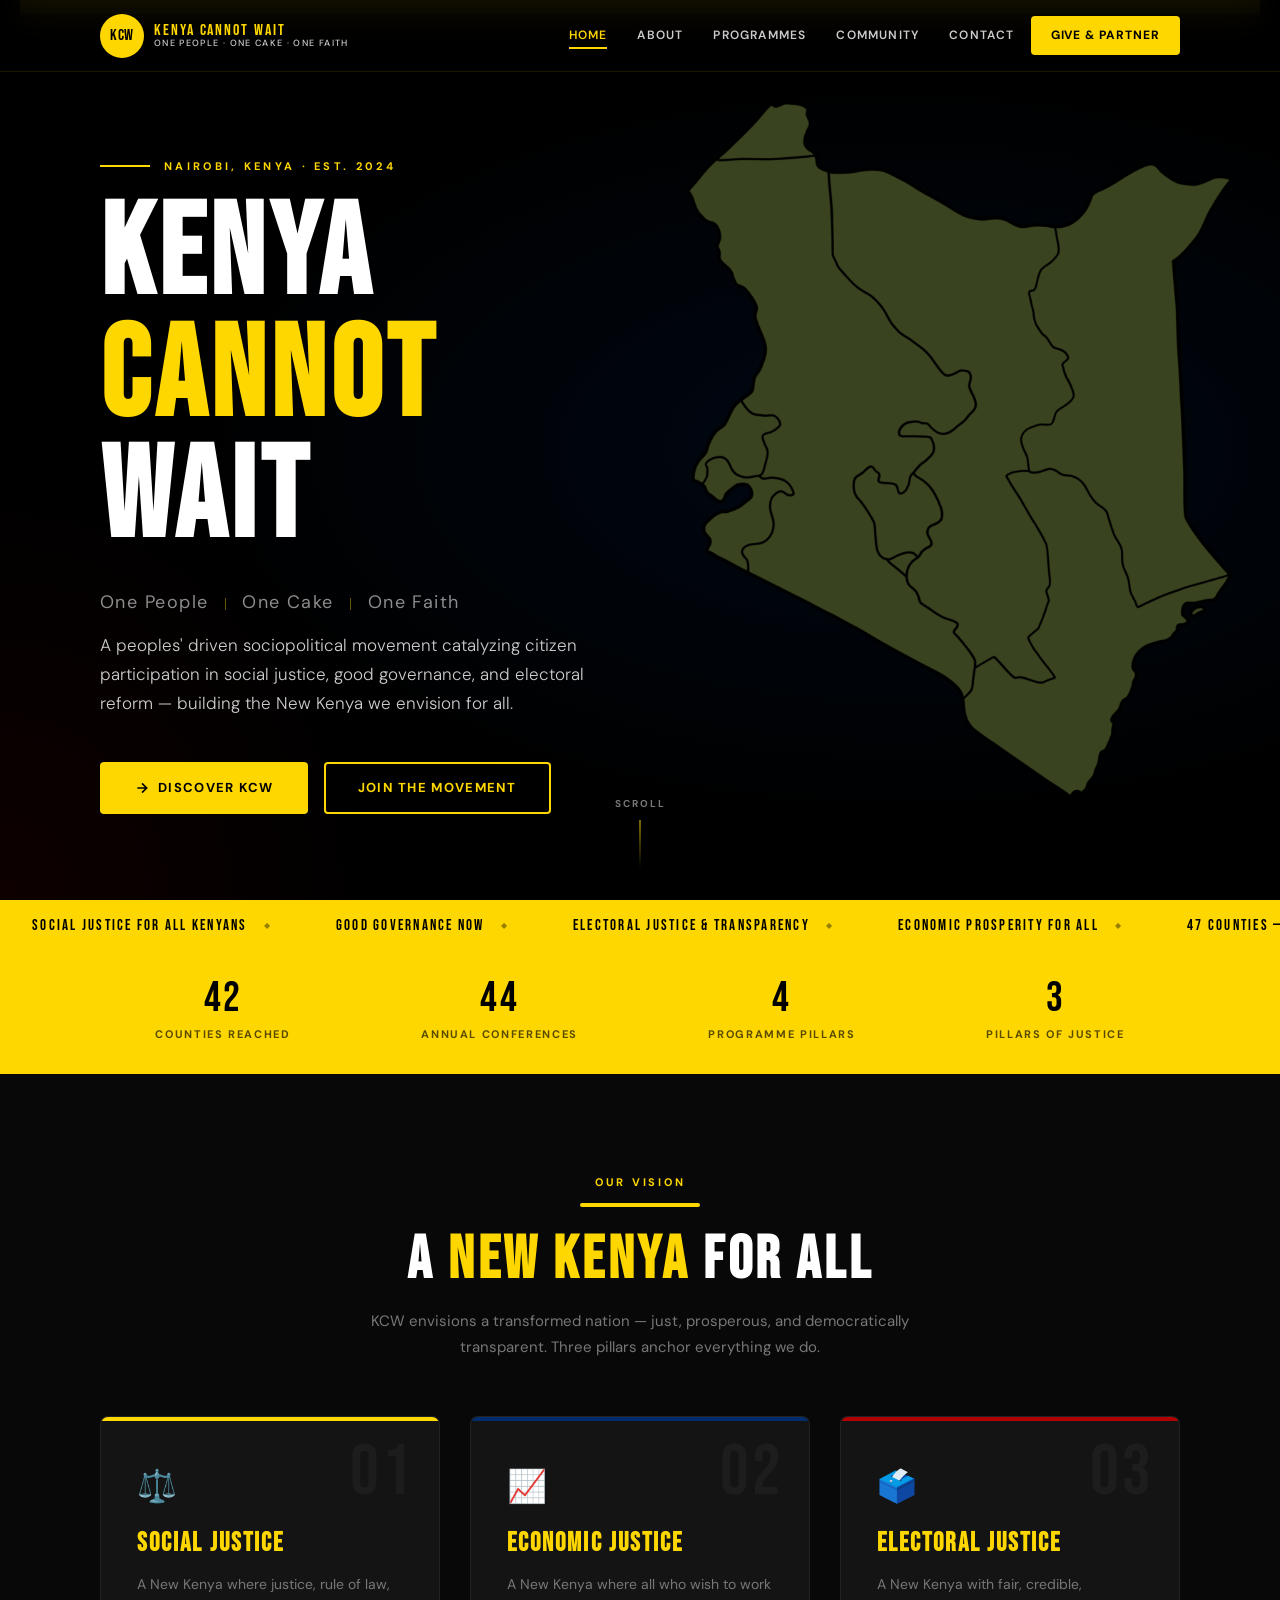
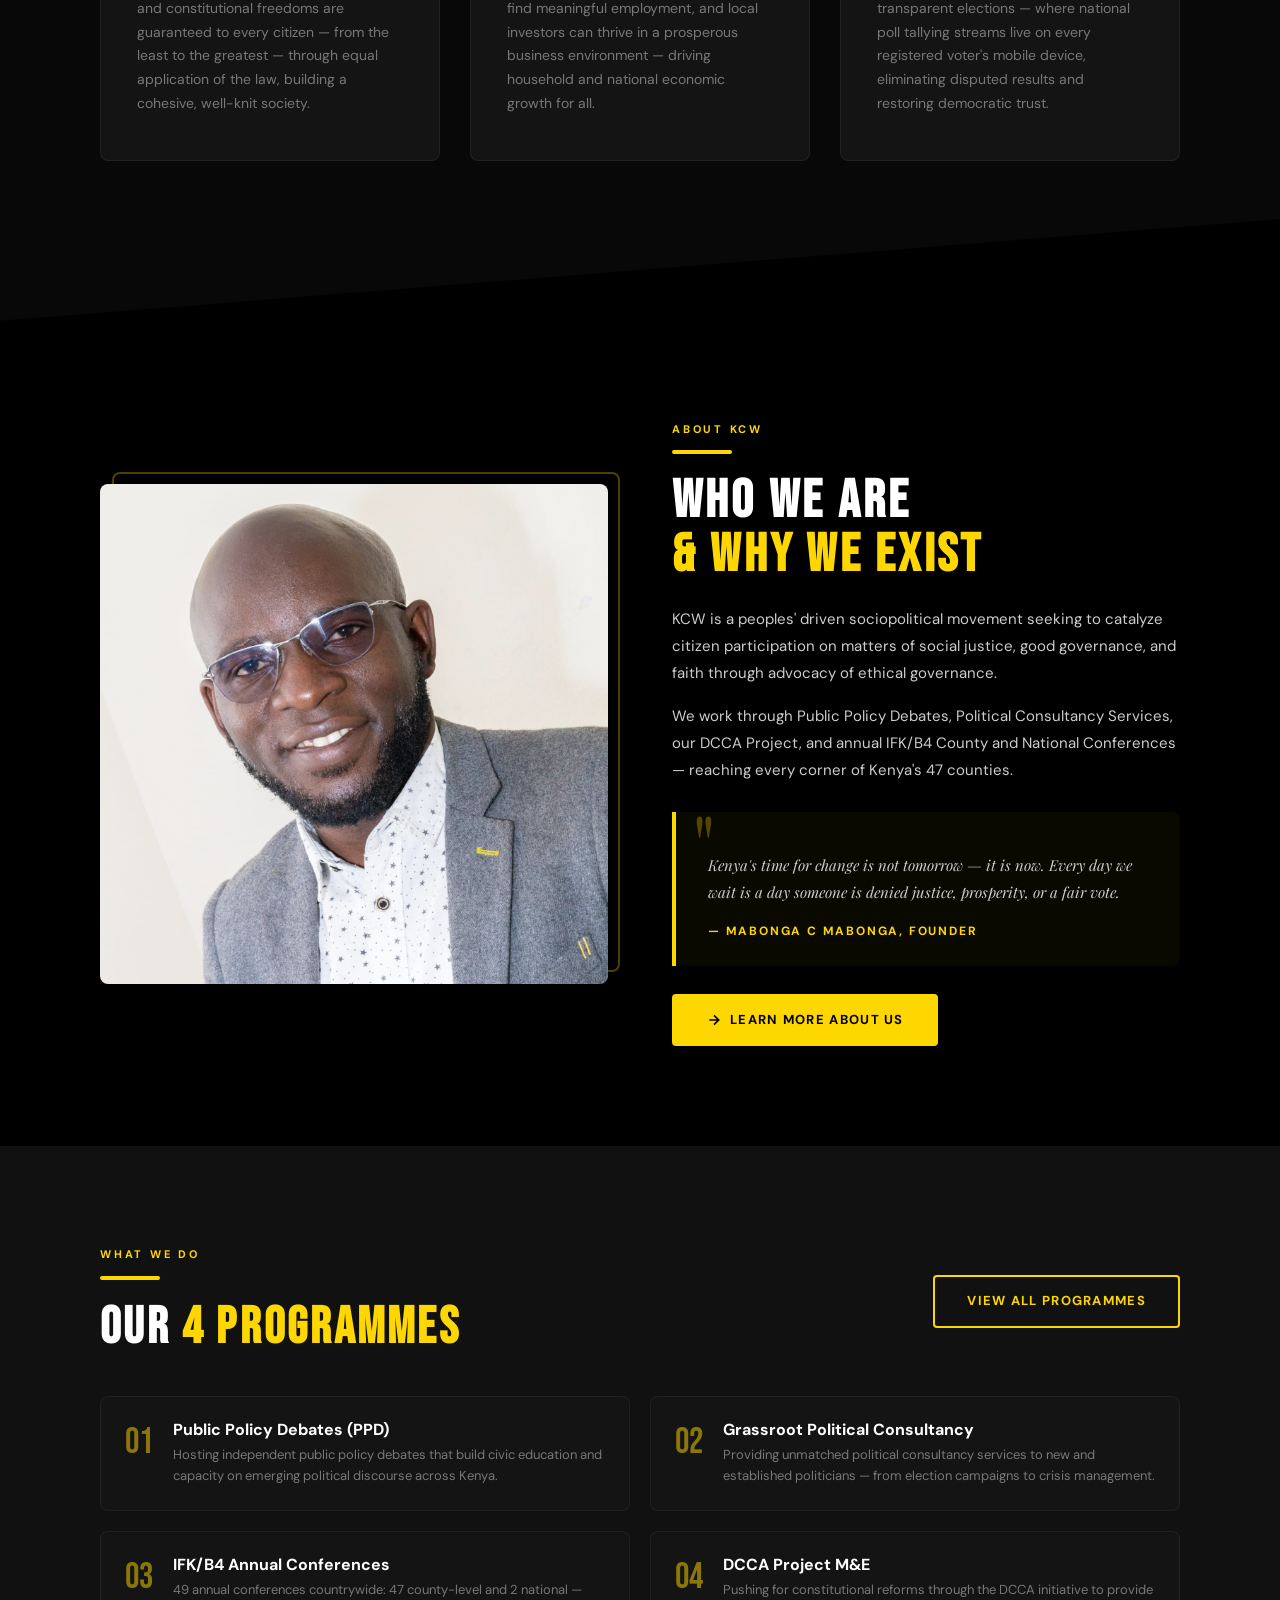
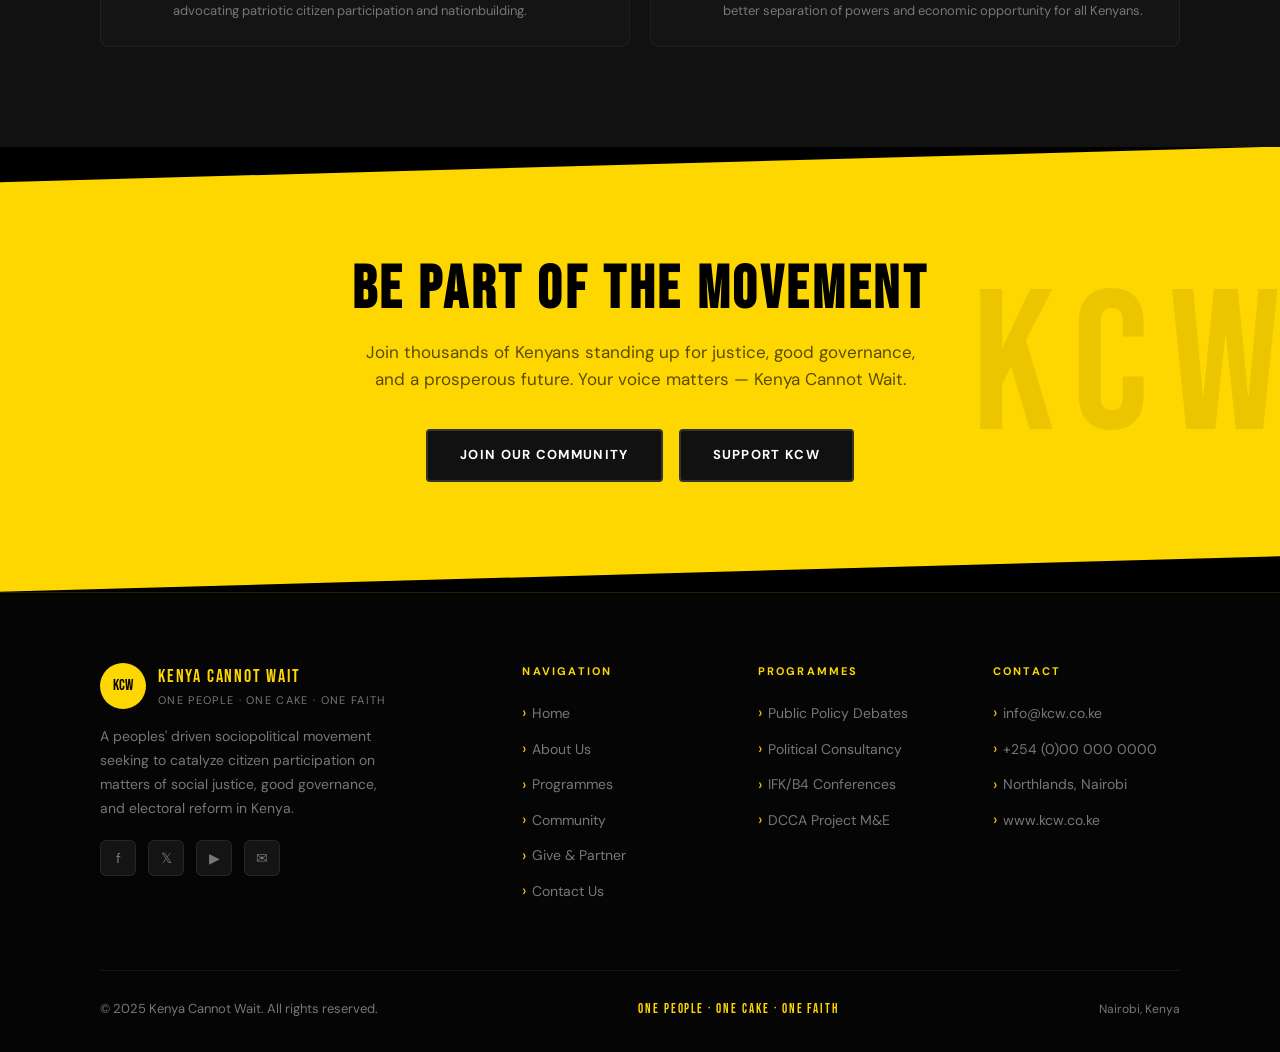
<file: index.html>
<!DOCTYPE html>
<html lang="en">

<head>
    <meta charset="UTF-8">
    <meta name="viewport" content="width=device-width, initial-scale=1.0">
    <meta name="description"
        content="Kenya Cannot Wait — A peoples' driven sociopolitical movement seeking social justice, good governance, and electoral reform for a prosperous Kenya.">
    <title>Kenya Cannot Wait | One People · One Cake · One Faith</title>
    <link rel="stylesheet" href="css/style.css">
    <style>
        /* ── HOME-PAGE SPECIFIC STYLES ── */

        /* HERO */
        .hero {
            min-height: 100vh;
            background: #000;
            display: flex;
            align-items: center;
            position: relative;
            overflow: hidden;
            padding-top: var(--nav-h);
        }

        .hero-bg {
            position: absolute;
            inset: 0;
            background:
                radial-gradient(ellipse 80% 60% at 70% 50%, rgba(0, 45, 110, 0.18) 0%, transparent 70%),
                radial-gradient(ellipse 50% 80% at 0% 100%, rgba(178, 0, 0, 0.08) 0%, transparent 60%);
        }

        /* Kenya map silhouette - CSS polygon approximation */
        .hero-map {
            position: absolute;
            right: 0;
            top: 0;
            bottom: 0;
            width: 50%;
            display: flex;
            align-items: center;
            justify-content: center;
            pointer-events: none;
        }

        .hero-map svg {
            width: 100%;
            height: 100%;
            opacity: 0.095;
        }

        .hero-content {
            position: relative;
            z-index: 2;
            padding: 80px 0;
        }

        .hero-eyebrow {
            display: flex;
            align-items: center;
            gap: 14px;
            margin-bottom: 20px;
        }

        .hero-eyebrow-line {
            width: 50px;
            height: 2px;
            background: var(--gold);
        }

        .hero-eyebrow span {
            font-size: 11px;
            font-weight: 700;
            letter-spacing: 0.3em;
            text-transform: uppercase;
            color: var(--gold);
        }

        .hero h1 {
            font-family: var(--font-display);
            font-size: clamp(56px, 10vw, 130px);
            letter-spacing: 0.04em;
            line-height: 0.95;
            margin-bottom: 28px;
        }

        .hero h1 em {
            display: block;
            font-style: normal;
            color: var(--gold);
        }

        .hero-tagline {
            font-size: clamp(14px, 2vw, 18px);
            color: rgba(255, 255, 255, 0.55);
            font-weight: 400;
            letter-spacing: 0.08em;
            margin-bottom: 14px;
            font-family: var(--font-body);
        }

        .hero-tag-divider {
            display: inline-block;
            width: 1px;
            height: 12px;
            background: rgba(255, 215, 0, 0.4);
            margin: 0 10px;
            vertical-align: middle;
        }

        .hero-desc {
            font-size: clamp(14px, 1.8vw, 17px);
            color: var(--silver);
            max-width: 520px;
            line-height: 1.7;
            margin-bottom: 44px;
            font-weight: 300;
        }

        .hero-scroll {
            position: absolute;
            bottom: 32px;
            left: 50%;
            transform: translateX(-50%);
            display: flex;
            flex-direction: column;
            align-items: center;
            gap: 8px;
            z-index: 2;
        }

        .hero-scroll span {
            font-size: 10px;
            font-weight: 700;
            letter-spacing: 0.2em;
            text-transform: uppercase;
            color: var(--grey);
        }

        .scroll-line {
            width: 1px;
            height: 48px;
            background: linear-gradient(to bottom, var(--gold), transparent);
            animation: scrollPulse 2s ease-in-out infinite;
        }

        @keyframes scrollPulse {

            0%,
            100% {
                opacity: 0.3;
                transform: scaleY(1);
            }

            50% {
                opacity: 1;
                transform: scaleY(1.2);
            }
        }

        /* ── VISION PILLARS ── */
        .pillar-card {
            padding: 44px 36px;
            background: var(--card);
            border: 1px solid rgba(255, 255, 255, 0.06);
            border-radius: 8px;
            position: relative;
            overflow: hidden;
            transition: var(--transition);
        }

        .pillar-card::before {
            content: '';
            position: absolute;
            top: 0;
            left: 0;
            right: 0;
            height: 4px;
        }

        .pillar-card.social::before {
            background: var(--gold);
        }

        .pillar-card.economic::before {
            background: var(--blue);
        }

        .pillar-card.electoral::before {
            background: var(--red);
        }

        .pillar-card:hover {
            transform: translateY(-6px);
            box-shadow: 0 24px 60px rgba(0, 0, 0, 0.6);
        }

        .pillar-number {
            font-family: var(--font-display);
            font-size: 72px;
            line-height: 1;
            position: absolute;
            right: 24px;
            top: 20px;
            color: rgba(255, 255, 255, 0.04);
            letter-spacing: 0.05em;
        }

        .pillar-icon {
            font-size: 32px;
            margin-bottom: 18px;
            display: block;
        }

        .pillar-card h3 {
            font-family: var(--font-display);
            font-size: 26px;
            letter-spacing: 0.08em;
            color: var(--gold);
            margin-bottom: 14px;
        }

        .pillar-card p {
            font-size: 14px;
            color: var(--grey);
            line-height: 1.7;
        }

        /* ── ABOUT TEASER ── */
        .about-teaser-img {
            position: relative;
        }

        .about-teaser-img img {
            width: 100%;
            height: 500px;
            object-fit: cover;
            object-position: top;
            border-radius: 8px;
            filter: grayscale(20%);
        }

        .about-teaser-img::before {
            content: '';
            position: absolute;
            inset: -12px -12px 12px 12px;
            border: 2px solid rgba(255, 215, 0, 0.3);
            border-radius: 8px;
            z-index: 0;
        }

        .about-teaser-img::after {
            content: '';
            position: absolute;
            inset: 0;
            background: linear-gradient(to top, rgba(0, 0, 0, 0.6), transparent 40%);
            border-radius: 8px;
        }

        .about-teaser-img img {
            position: relative;
            z-index: 1;
        }

        .about-teaser-text h2 {
            font-family: var(--font-display);
            font-size: clamp(32px, 4.5vw, 58px);
            letter-spacing: 0.06em;
            line-height: 1;
            margin-bottom: 20px;
        }

        .about-teaser-text p {
            font-size: 15px;
            color: var(--silver);
            line-height: 1.8;
            margin-bottom: 16px;
        }

        /* ── PROGRAMME TEASERS ── */
        .prog-teaser {
            display: flex;
            align-items: flex-start;
            gap: 20px;
            padding: 24px;
            background: var(--card);
            border: 1px solid rgba(255, 255, 255, 0.05);
            border-radius: 8px;
            transition: var(--transition);
        }

        .prog-teaser:hover {
            border-color: rgba(255, 215, 0, 0.2);
            transform: translateY(-3px);
        }

        .prog-teaser-num {
            font-family: var(--font-display);
            font-size: 36px;
            color: var(--gold);
            opacity: 0.5;
            line-height: 1;
            flex-shrink: 0;
            padding-top: 4px;
        }

        .prog-teaser h4 {
            font-size: 16px;
            font-weight: 700;
            margin-bottom: 6px;
        }

        .prog-teaser p {
            font-size: 13px;
            color: var(--grey);
            line-height: 1.6;
        }

        /* ── MARQUEE TICKER ── */
        .ticker {
            background: var(--gold);
            overflow: hidden;
            padding: 12px 0;
            white-space: nowrap;
        }

        .ticker-inner {
            display: inline-flex;
            animation: ticker 28s linear infinite;
        }

        .ticker-item {
            font-family: var(--font-display);
            font-size: 15px;
            letter-spacing: 0.15em;
            color: var(--black);
            padding: 0 32px;
            display: inline-flex;
            align-items: center;
            gap: 16px;
        }

        .ticker-item::after {
            content: '◆';
            font-size: 8px;
            opacity: 0.4;
        }

        @keyframes ticker {
            0% {
                transform: translateX(0);
            }

            100% {
                transform: translateX(-50%);
            }
        }
    </style>
</head>

<body>

    <!-- ═══════════════════ NAVIGATION ═══════════════════ -->
    <nav class="nav" role="navigation" aria-label="Main navigation">
        <div class="nav-inner">
            <a href="index.html" class="nav-logo" aria-label="Kenya Cannot Wait Home">
                <div class="nav-logo-badge">KCW</div>
                <div class="nav-logo-text">
                    <span class="org-name">Kenya Cannot Wait</span>
                    <span class="org-tagline">One People · One Cake · One Faith</span>
                </div>
            </a>
            <div class="nav-links">
                <a href="index.html" class="nav-link" data-page="index.html">Home</a>
                <a href="about.html" class="nav-link" data-page="about.html">About</a>
                <a href="programmes.html" class="nav-link" data-page="programmes.html">Programmes</a>
                <a href="community.html" class="nav-link" data-page="community.html">Community</a>
                <a href="contact.html" class="nav-link" data-page="contact.html">Contact</a>
                <a href="donate.html" class="nav-link nav-cta" data-page="donate.html">Give &amp; Partner</a>
            </div>
            <button class="hamburger" aria-label="Toggle menu" aria-expanded="false">
                <span></span><span></span><span></span>
            </button>
        </div>
    </nav>
    <!-- Mobile Nav -->
    <div class="nav-mobile" role="dialog" aria-label="Mobile navigation">
        <a href="index.html" class="nav-link" data-page="index.html">Home</a>
        <a href="about.html" class="nav-link" data-page="about.html">About Us</a>
        <a href="programmes.html" class="nav-link" data-page="programmes.html">Programmes</a>
        <a href="community.html" class="nav-link" data-page="community.html">Community</a>
        <a href="contact.html" class="nav-link" data-page="contact.html">Contact</a>
        <a href="donate.html" class="nav-link nav-cta" data-page="donate.html">Give &amp; Partner</a>
    </div>

    <!-- ═══════════════════ HERO ═══════════════════ -->
    <section class="hero" aria-label="Hero banner">
        <div class="hero-bg"></div>
        <div class="hero-map" aria-hidden="true">
            <!-- Simplified Kenya map SVG outline -->
            <img 
                src="images/kenya.webp"
                alt="Map of Kenya"
                width="550"
                style="filter: brightness(0.3) var(--kenya-map-filter, sepia(1) hue-rotate(35deg) saturate(2) brightness(1.2));"
                />
            <!-- 
                To change the map color, adjust --kenya-map-filter in CSS.
                Example: 
                  .hero-map img { --kenya-map-filter: sepia(1) hue-rotate(90deg) saturate(8) brightness(1.2); }
                This allows colorization without needing a new image.
            -->
     
        </div>
        <div class="container" style="width:100%;">
            <div class="hero-content" style="max-width:700px;">
                <div class="hero-eyebrow">
                    <div class="hero-eyebrow-line"></div>
                    <span>Nairobi, Kenya · Est. 2024</span>
                </div>
                <h1>
                    KENYA
                    <em>CANNOT</em>
                    WAIT
                </h1>
                <p class="hero-tagline">
                    One People <span class="hero-tag-divider"></span>
                    One Cake <span class="hero-tag-divider"></span>
                    One Faith
                </p>
                <p class="hero-desc">
                    A peoples' driven sociopolitical movement catalyzing citizen participation in social justice, good
                    governance, and electoral reform — building the New Kenya we envision for all.
                </p>
                <div class="btn-group">
                    <a href="about.html" class="btn btn-gold">
                        <svg viewBox="0 0 24 24" fill="none" stroke="currentColor" stroke-width="2.5">
                            <path d="M5 12h14M12 5l7 7-7 7" />
                        </svg>
                        Discover KCW
                    </a>
                    <a href="community.html" class="btn btn-outline">Join the Movement</a>
                </div>
            </div>
        </div>
        <div class="hero-scroll" aria-hidden="true">
            <span>Scroll</span>
            <div class="scroll-line"></div>
        </div>
    </section>

    <!-- ═══════════════════ TICKER ═══════════════════ -->
    <div class="ticker" aria-hidden="true">
        <div class="ticker-inner">
            <span class="ticker-item">Social Justice for All Kenyans</span>
            <span class="ticker-item">Good Governance Now</span>
            <span class="ticker-item">Electoral Justice &amp; Transparency</span>
            <span class="ticker-item">Economic Prosperity for All</span>
            <span class="ticker-item">47 Counties — One Nation</span>
            <span class="ticker-item">Kenya Cannot Wait</span>
            <span class="ticker-item">IFK / B4 Annual Conferences</span>
            <span class="ticker-item">A Prosperous Kenya For All</span>
            <!-- Duplicate for seamless loop -->
            <span class="ticker-item">Social Justice for All Kenyans</span>
            <span class="ticker-item">Good Governance Now</span>
            <span class="ticker-item">Electoral Justice &amp; Transparency</span>
            <span class="ticker-item">Economic Prosperity for All</span>
            <span class="ticker-item">47 Counties — One Nation</span>
            <span class="ticker-item">Kenya Cannot Wait</span>
            <span class="ticker-item">IFK / B4 Annual Conferences</span>
            <span class="ticker-item">A Prosperous Kenya For All</span>
        </div>
    </div>

    <!-- ═══════════════════ STATS BAR ═══════════════════ -->
    <div class="stats-bar">
        <div class="container">
            <div class="stat-item">
                <span class="stat-number" data-counter="47">0</span>
                <span class="stat-label">Counties Reached</span>
            </div>
            <div class="stat-item">
                <span class="stat-number" data-counter="49">0</span>
                <span class="stat-label">Annual Conferences</span>
            </div>
            <div class="stat-item">
                <span class="stat-number" data-counter="4">0</span>
                <span class="stat-label">Programme Pillars</span>
            </div>
            <div class="stat-item">
                <span class="stat-number" data-counter="3">0</span>
                <span class="stat-label">Pillars of Justice</span>
            </div>
        </div>
    </div>

    <!-- ═══════════════════ VISION PILLARS ═══════════════════ -->
    <section class="section section-dark clip-down" aria-labelledby="vision-title">
        <div class="container">
            <div class="text-center mb-56">
                <span class="section-label">Our Vision</span>
                <div class="accent-line center wide"></div>
                <h2 id="vision-title" class="display" style="font-size:clamp(32px,5vw,60px);letter-spacing:0.06em;">
                    A <span class="text-gold">New Kenya</span> for All
                </h2>
                <p style="color:var(--grey);max-width:600px;margin:16px auto 0;font-size:15px;line-height:1.7;">
                    KCW envisions a transformed nation — just, prosperous, and democratically transparent.
                    Three pillars anchor everything we do.
                </p>
            </div>
            <div class="grid-3">
                <div class="pillar-card social reveal">
                    <span class="pillar-number">01</span>
                    <span class="pillar-icon">⚖️</span>
                    <h3>Social Justice</h3>
                    <p>A New Kenya where justice, rule of law, and constitutional freedoms are guaranteed to every
                        citizen — from the least to the greatest — through equal application of the law, building a
                        cohesive, well-knit society.</p>
                </div>
                <div class="pillar-card economic reveal reveal-delay-1">
                    <span class="pillar-number">02</span>
                    <span class="pillar-icon">📈</span>
                    <h3>Economic Justice</h3>
                    <p>A New Kenya where all who wish to work find meaningful employment, and local investors can thrive
                        in a prosperous business environment — driving household and national economic growth for all.
                    </p>
                </div>
                <div class="pillar-card electoral reveal reveal-delay-2">
                    <span class="pillar-number">03</span>
                    <span class="pillar-icon">🗳️</span>
                    <h3>Electoral Justice</h3>
                    <p>A New Kenya with fair, credible, transparent elections — where national poll tallying streams
                        live on every registered voter's mobile device, eliminating disputed results and restoring
                        democratic trust.</p>
                </div>
            </div>
        </div>
    </section>

    <!-- ═══════════════════ ABOUT TEASER ═══════════════════ -->
    <section class="section section-black" aria-labelledby="about-teaser-title">
        <div class="container">
            <div class="grid-2" style="gap:64px;">
                <div class="about-teaser-img reveal">
                    <img src="images/founder.jpeg" alt="Mabonga C Mabonga — Founder, Kenya Cannot Wait">
                    <div class="founder-name-tag">
                        <span class="name">Mabonga C Mabonga</span>
                        <span class="title">Founder &amp; National Coordinator</span>
                    </div>
                </div>
                <div class="about-teaser-text reveal reveal-delay-2">
                    <span class="section-label">About KCW</span>
                    <div class="accent-line"></div>
                    <h2 id="about-teaser-title" class="display"
                        style="font-size:clamp(30px,4.5vw,54px);letter-spacing:0.06em;margin-bottom:24px;">
                        WHO WE ARE<br><span class="text-gold">&amp; WHY WE EXIST</span>
                    </h2>
                    <p>KCW is a peoples' driven sociopolitical movement seeking to catalyze citizen participation on
                        matters of social justice, good governance, and faith through advocacy of ethical governance.
                    </p>
                    <p>We work through Public Policy Debates, Political Consultancy Services, our DCCA Project, and
                        annual IFK/B4 County and National Conferences — reaching every corner of Kenya's 47 counties.
                    </p>
                    <div class="quote-block" style="margin:28px 0;">
                        <p>Kenya's time for change is not tomorrow — it is now. Every day we wait is a day someone is
                            denied justice, prosperity, or a fair vote.</p>
                        <cite>— Mabonga C Mabonga, Founder</cite>
                    </div>
                    <a href="about.html" class="btn btn-gold">
                        <svg viewBox="0 0 24 24" fill="none" stroke="currentColor" stroke-width="2.5">
                            <path d="M5 12h14M12 5l7 7-7 7" />
                        </svg>
                        Learn More About Us
                    </a>
                </div>
            </div>
        </div>
    </section>

    <!-- ═══════════════════ PROGRAMMES TEASER ═══════════════════ -->
    <section class="section section-charcoal" aria-labelledby="prog-teaser-title">
        <div class="container">
            <div class="flex-between mb-40" style="flex-wrap:wrap;gap:20px;">
                <div>
                    <span class="section-label">What We Do</span>
                    <div class="accent-line"></div>
                    <h2 id="prog-teaser-title" class="display"
                        style="font-size:clamp(28px,4vw,52px);letter-spacing:0.06em;">
                        OUR <span class="text-gold">4 PROGRAMMES</span>
                    </h2>
                </div>
                <a href="programmes.html" class="btn btn-outline">View All Programmes</a>
            </div>
            <div class="grid-2" style="gap:20px;">
                <div class="prog-teaser reveal">
                    <div class="prog-teaser-num">01</div>
                    <div>
                        <h4>Public Policy Debates (PPD)</h4>
                        <p>Hosting independent public policy debates that build civic education and capacity on emerging
                            political discourse across Kenya.</p>
                    </div>
                </div>
                <div class="prog-teaser reveal reveal-delay-1">
                    <div class="prog-teaser-num">02</div>
                    <div>
                        <h4>Grassroot Political Consultancy</h4>
                        <p>Providing unmatched political consultancy services to new and established politicians — from
                            election campaigns to crisis management.</p>
                    </div>
                </div>
                <div class="prog-teaser reveal reveal-delay-2">
                    <div class="prog-teaser-num">03</div>
                    <div>
                        <h4>IFK/B4 Annual Conferences</h4>
                        <p>49 annual conferences countrywide: 47 county-level and 2 national — advocating patriotic
                            citizen participation and nationbuilding.</p>
                    </div>
                </div>
                <div class="prog-teaser reveal reveal-delay-3">
                    <div class="prog-teaser-num">04</div>
                    <div>
                        <h4>DCCA Project M&amp;E</h4>
                        <p>Pushing for constitutional reforms through the DCCA initiative to provide better separation
                            of powers and economic opportunity for all Kenyans.</p>
                    </div>
                </div>
            </div>
        </div>
    </section>

    <!-- ═══════════════════ CTA BANNER ═══════════════════ -->
    <div class="cta-banner">
        <div class="container">
            <h2>BE PART OF THE MOVEMENT</h2>
            <p>Join thousands of Kenyans standing up for justice, good governance, and a prosperous future. Your voice
                matters — Kenya Cannot Wait.</p>
            <div class="btn-group">
                <a href="community.html" class="btn btn-dark">Join Our Community</a>
                <a href="donate.html" class="btn btn-dark">Support KCW</a>
            </div>
        </div>
    </div>

    <!-- ═══════════════════ FOOTER ═══════════════════ -->
    <footer class="footer" role="contentinfo">
        <div class="container">
            <div class="footer-grid">
                <div class="footer-brand">
                    <div class="footer-logo">
                        <div class="footer-logo-badge">KCW</div>
                        <div>
                            <div class="org"
                                style="font-family:var(--font-display);font-size:18px;letter-spacing:0.1em;color:var(--gold);">
                                Kenya Cannot Wait</div>
                            <div
                                style="font-size:11px;color:var(--grey);letter-spacing:0.12em;text-transform:uppercase;">
                                One People · One Cake · One Faith</div>
                        </div>
                    </div>
                    <p>A peoples' driven sociopolitical movement seeking to catalyze citizen participation on matters of
                        social justice, good governance, and electoral reform in Kenya.</p>
                    <div class="footer-social" style="margin-top:20px;">
                        <a href="#" aria-label="Facebook">f</a>
                        <a href="#" aria-label="Twitter/X">𝕏</a>
                        <a href="#" aria-label="YouTube">▶</a>
                        <a href="#" aria-label="WhatsApp">✉</a>
                    </div>
                </div>
                <div class="footer-col">
                    <h5>Navigation</h5>
                    <ul>
                        <li><a href="index.html">Home</a></li>
                        <li><a href="about.html">About Us</a></li>
                        <li><a href="programmes.html">Programmes</a></li>
                        <li><a href="community.html">Community</a></li>
                        <li><a href="donate.html">Give &amp; Partner</a></li>
                        <li><a href="contact.html">Contact Us</a></li>
                    </ul>
                </div>
                <div class="footer-col">
                    <h5>Programmes</h5>
                    <ul>
                        <li><a href="programmes.html">Public Policy Debates</a></li>
                        <li><a href="programmes.html">Political Consultancy</a></li>
                        <li><a href="programmes.html">IFK/B4 Conferences</a></li>
                        <li><a href="programmes.html">DCCA Project M&amp;E</a></li>
                    </ul>
                </div>
                <div class="footer-col">
                    <h5>Contact</h5>
                    <ul>
                        <li><a href="mailto:info@kcw.co.ke">info@kcw.co.ke</a></li>
                        <li><a href="tel:+254000000000">+254 (0)00 000 0000</a></li>
                        <li><a href="contact.html">Northlands, Nairobi</a></li>
                        <li><a href="https://www.kcw.co.ke" target="_blank" rel="noopener">www.kcw.co.ke</a></li>
                    </ul>
                </div>
            </div>
            <div class="footer-divider"></div>
            <div class="footer-bottom">
                <p>© 2025 Kenya Cannot Wait. All rights reserved.</p>
                <p class="tagline">ONE PEOPLE · ONE CAKE · ONE FAITH</p>
                <p style="color:var(--grey);font-size:12px;">Nairobi, Kenya</p>
            </div>
        </div>
    </footer>

    <script src="js/main.js"></script>
</body>

</html>
</file>
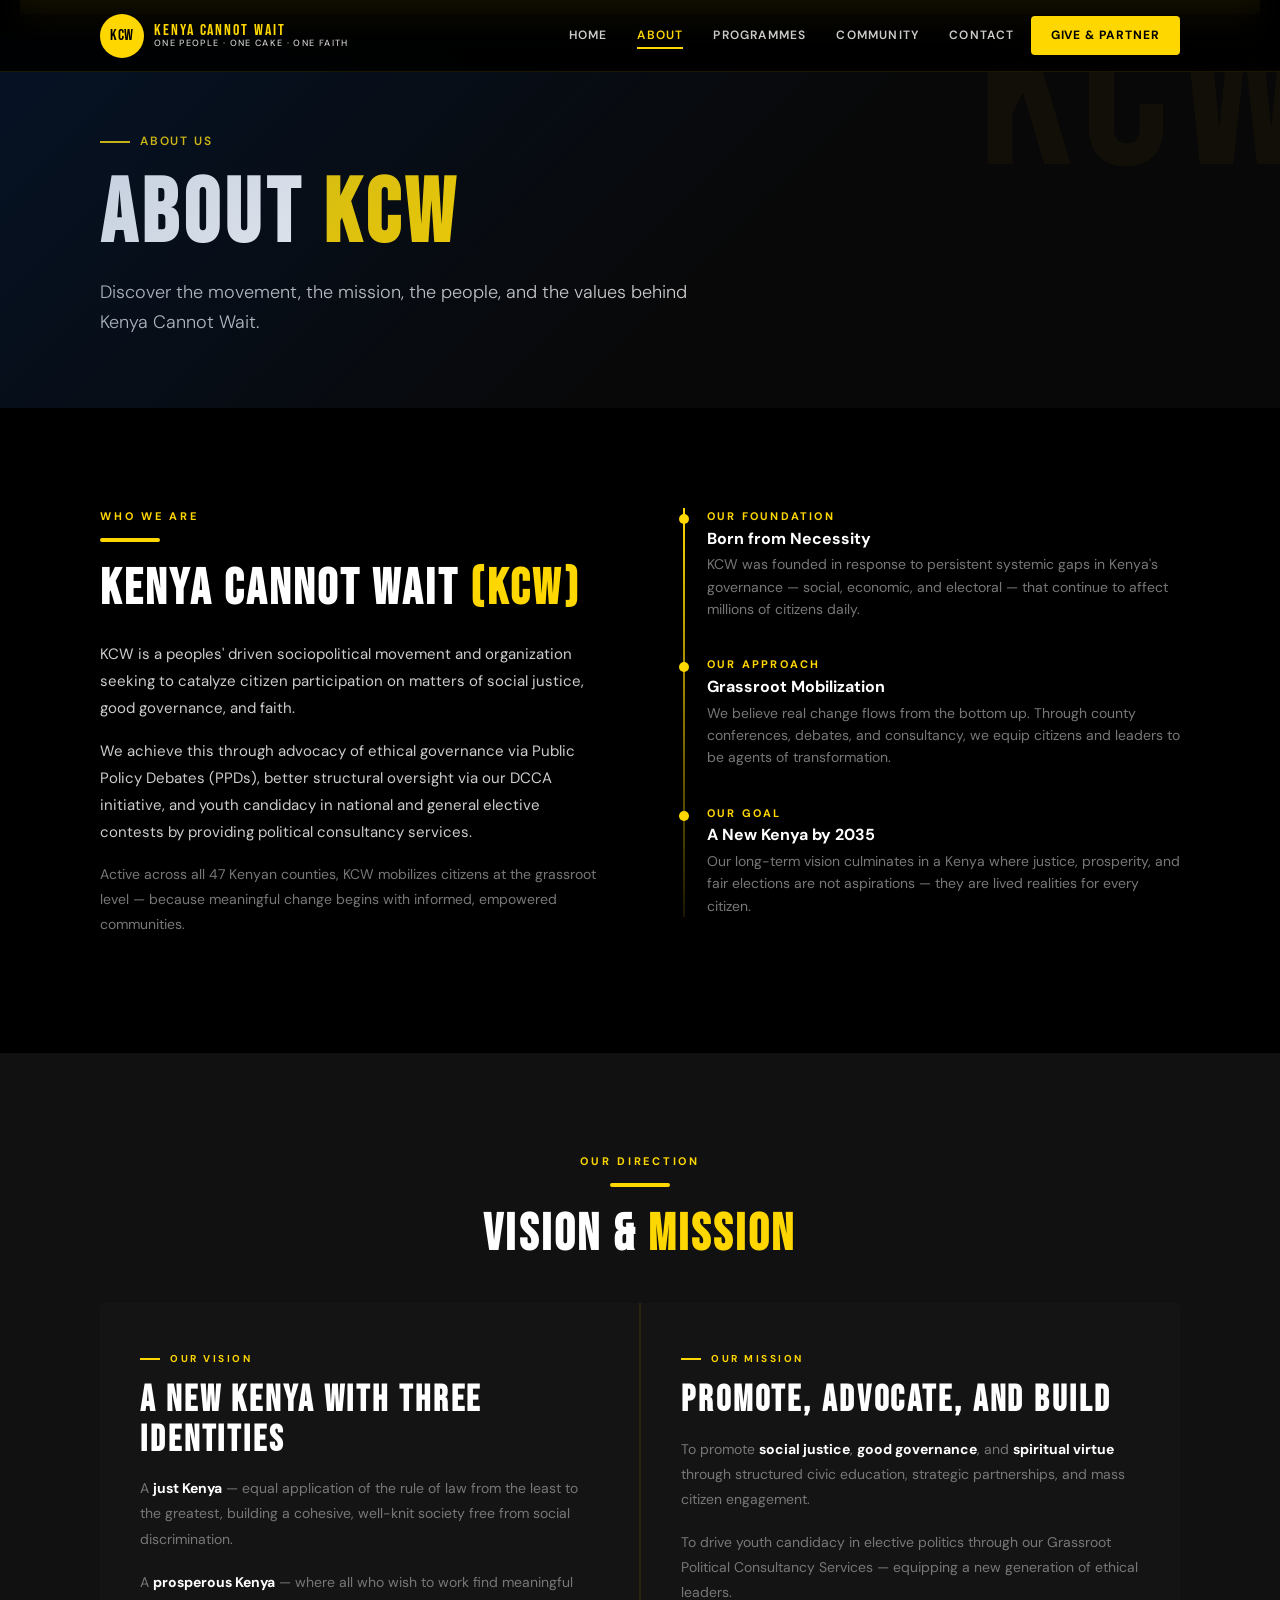
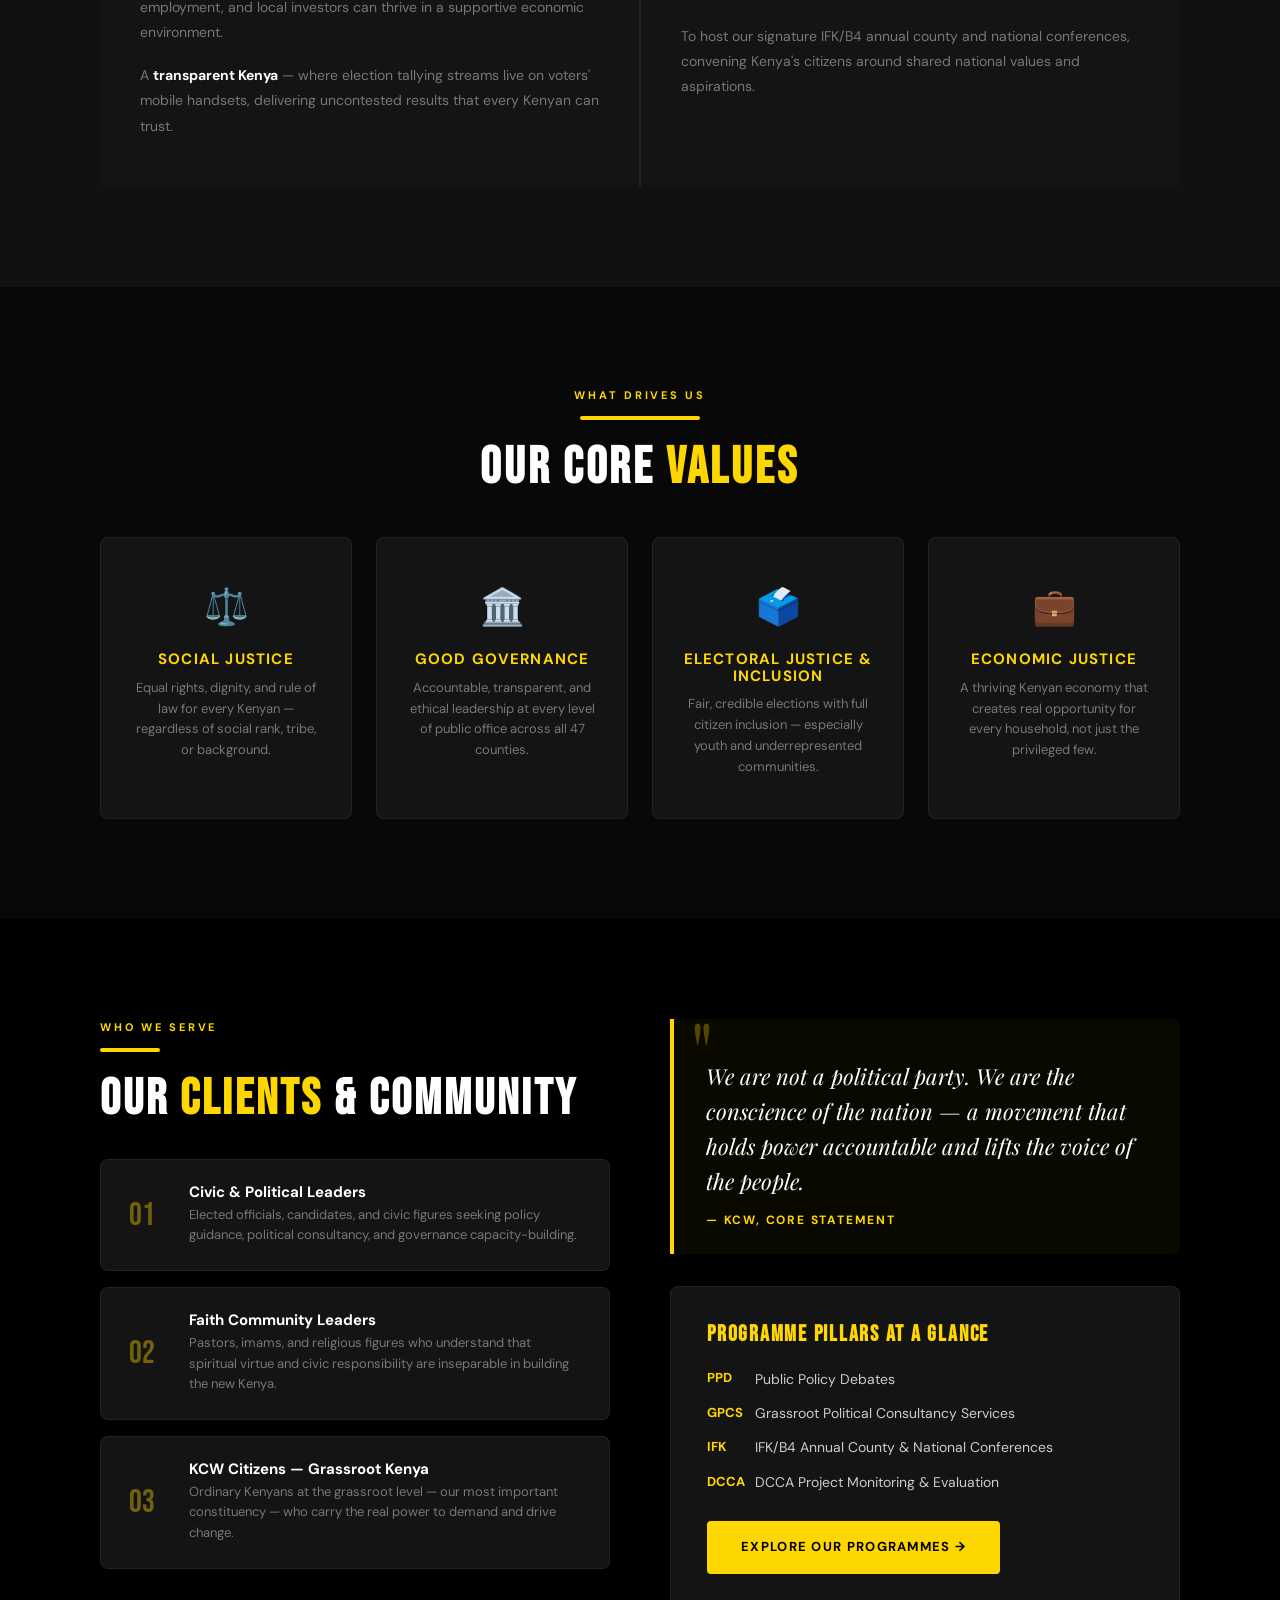
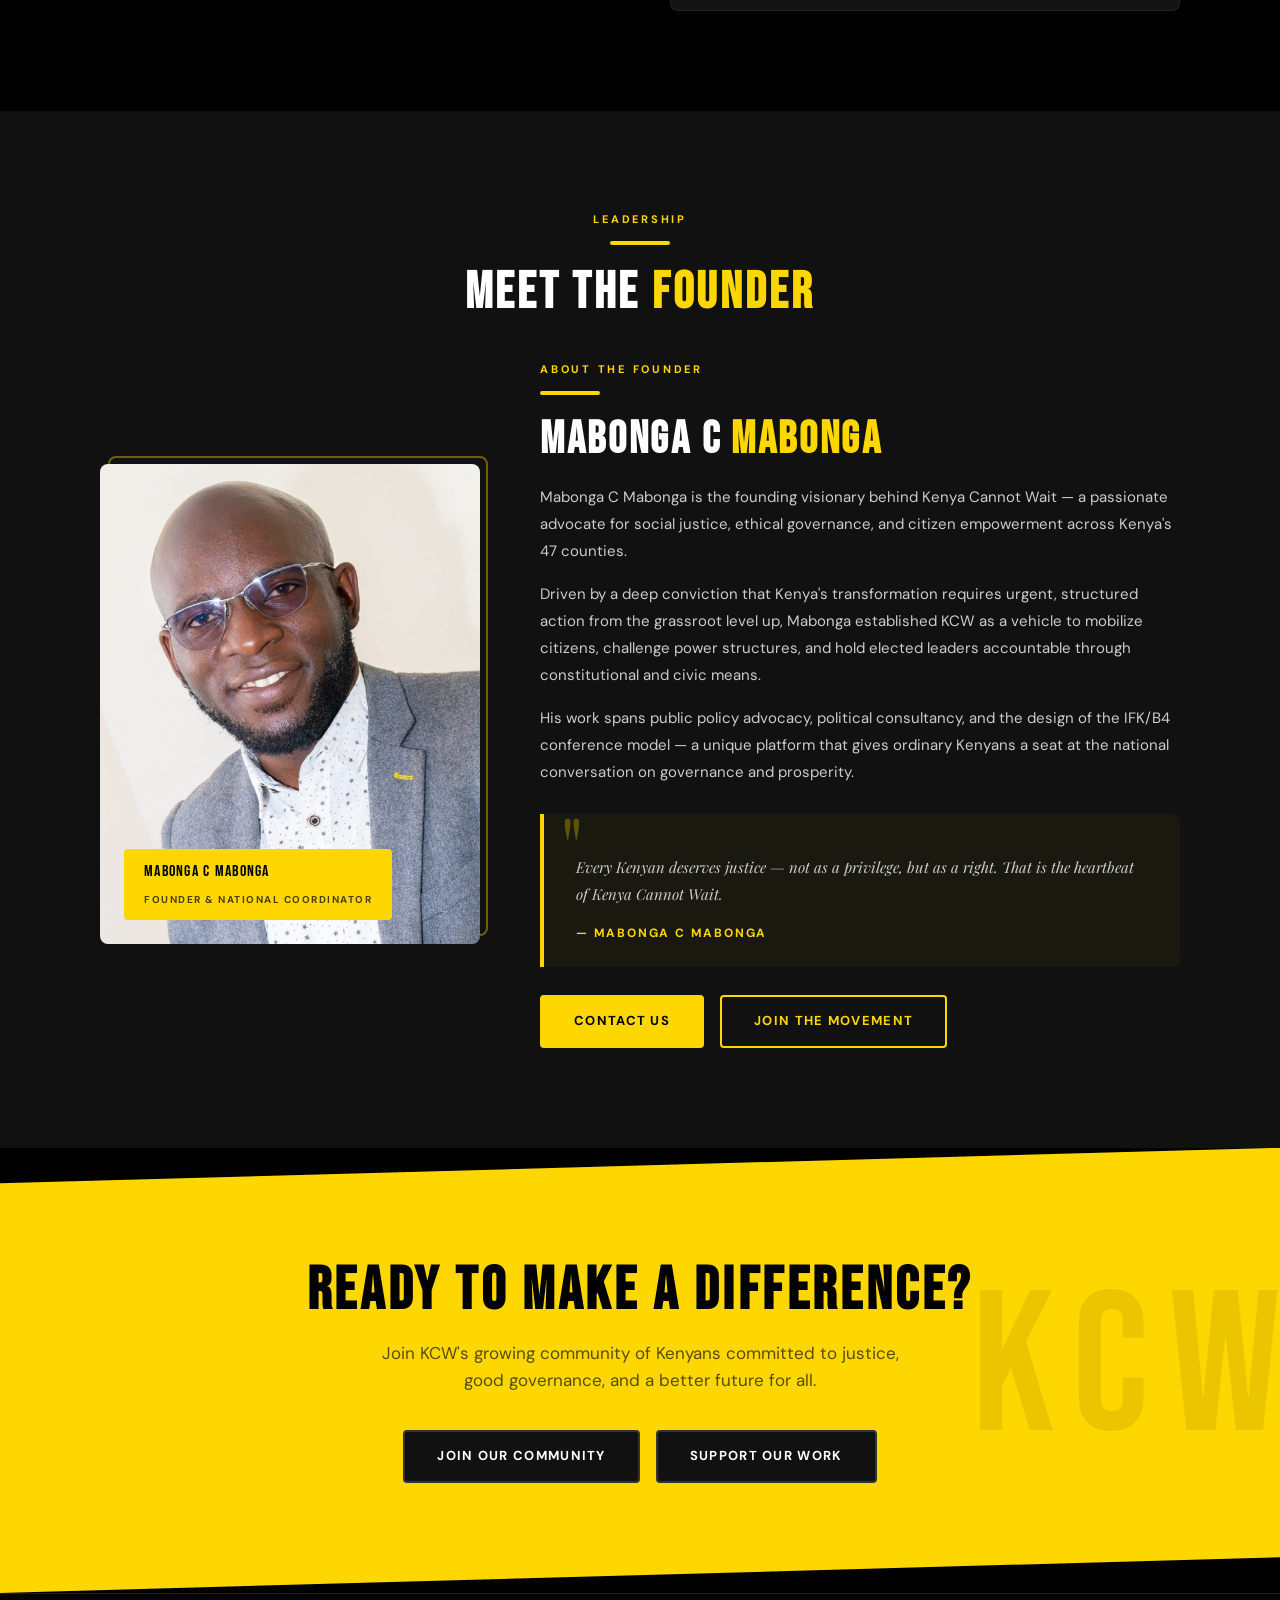
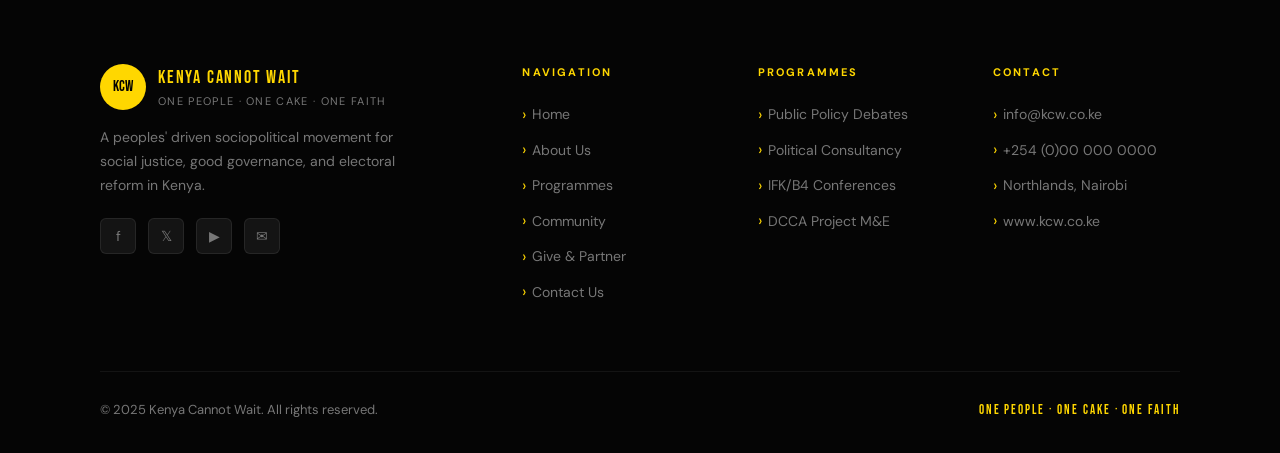
<file: about.html>
<!DOCTYPE html>
<html lang="en">

<head>
    <meta charset="UTF-8">
    <meta name="viewport" content="width=device-width, initial-scale=1.0">
    <meta name="description"
        content="About Kenya Cannot Wait — Our vision, mission, core values, and the people driving change across Kenya's 47 counties.">
    <title>About Us | Kenya Cannot Wait</title>
    <link rel="stylesheet" href="css/style.css">
    <style>
        .mission-grid {
            display: grid;
            grid-template-columns: 1fr 1fr;
            gap: 2px;
            background: rgba(255, 215, 0, 0.1);
            border-radius: 8px;
            overflow: hidden;
        }

        .mission-cell {
            background: var(--card);
            padding: 48px 40px;
        }

        .mission-cell .cell-label {
            font-size: 10px;
            font-weight: 700;
            letter-spacing: 0.25em;
            text-transform: uppercase;
            color: var(--gold);
            margin-bottom: 14px;
            display: flex;
            align-items: center;
            gap: 10px;
        }

        .mission-cell .cell-label::before {
            content: '';
            width: 20px;
            height: 2px;
            background: var(--gold);
            flex-shrink: 0;
        }

        .mission-cell h3 {
            font-family: var(--font-display);
            font-size: clamp(22px, 3vw, 36px);
            letter-spacing: 0.08em;
            margin-bottom: 16px;
        }

        .mission-cell p {
            font-size: 14px;
            color: var(--grey);
            line-height: 1.8;
        }

        .client-badge {
            display: flex;
            align-items: center;
            gap: 20px;
            padding: 24px 28px;
            background: var(--card);
            border: 1px solid rgba(255, 255, 255, 0.06);
            border-radius: 8px;
            transition: var(--transition);
        }

        .client-badge:hover {
            border-color: rgba(255, 215, 0, 0.25);
            transform: translateX(4px);
        }

        .client-num {
            font-family: var(--font-display);
            font-size: 32px;
            color: var(--gold);
            opacity: 0.4;
            flex-shrink: 0;
            width: 40px;
        }

        .client-badge h4 {
            font-size: 15px;
            font-weight: 700;
            margin-bottom: 4px;
        }

        .client-badge p {
            font-size: 13px;
            color: var(--grey);
        }

        .timeline {
            position: relative;
            padding-left: 32px;
        }

        .timeline::before {
            content: '';
            position: absolute;
            left: 8px;
            top: 0;
            bottom: 0;
            width: 2px;
            background: linear-gradient(to bottom, var(--gold), rgba(255, 215, 0, 0.1));
        }

        .timeline-item {
            position: relative;
            margin-bottom: 36px;
        }

        .timeline-item::before {
            content: '';
            position: absolute;
            left: -28px;
            top: 6px;
            width: 10px;
            height: 10px;
            background: var(--gold);
            border-radius: 50%;
        }

        .timeline-item .year {
            font-size: 11px;
            font-weight: 700;
            letter-spacing: 0.2em;
            color: var(--gold);
            text-transform: uppercase;
            margin-bottom: 4px;
        }

        .timeline-item h4 {
            font-size: 16px;
            margin-bottom: 6px;
        }

        .timeline-item p {
            font-size: 14px;
            color: var(--grey);
            line-height: 1.6;
        }
    </style>
</head>

<body>

    <!-- ═══════════════════ NAVIGATION ═══════════════════ -->
    <nav class="nav" role="navigation">
        <div class="nav-inner">
            <a href="index.html" class="nav-logo">
                <div class="nav-logo-badge">KCW</div>
                <div class="nav-logo-text">
                    <span class="org-name">Kenya Cannot Wait</span>
                    <span class="org-tagline">One People · One Cake · One Faith</span>
                </div>
            </a>
            <div class="nav-links">
                <a href="index.html" class="nav-link" data-page="index.html">Home</a>
                <a href="about.html" class="nav-link" data-page="about.html">About</a>
                <a href="programmes.html" class="nav-link" data-page="programmes.html">Programmes</a>
                <a href="community.html" class="nav-link" data-page="community.html">Community</a>
                <a href="contact.html" class="nav-link" data-page="contact.html">Contact</a>
                <a href="donate.html" class="nav-link nav-cta" data-page="donate.html">Give &amp; Partner</a>
            </div>
            <button class="hamburger" aria-label="Toggle menu"><span></span><span></span><span></span></button>
        </div>
    </nav>
    <div class="nav-mobile">
        <a href="index.html" class="nav-link" data-page="index.html">Home</a>
        <a href="about.html" class="nav-link" data-page="about.html">About Us</a>
        <a href="programmes.html" class="nav-link" data-page="programmes.html">Programmes</a>
        <a href="community.html" class="nav-link" data-page="community.html">Community</a>
        <a href="contact.html" class="nav-link" data-page="contact.html">Contact</a>
        <a href="donate.html" class="nav-link nav-cta" data-page="donate.html">Give &amp; Partner</a>
    </div>

    <!-- ═══════════════════ PAGE HERO ═══════════════════ -->
    <section class="page-hero section-dark">
        <div class="page-hero-watermark" aria-hidden="true">KCW</div>
        <div class="container">
            <div class="breadcrumb"><span>About Us</span></div>
            <h1 class="display">ABOUT <span class="text-gold">KCW</span></h1>
            <p>Discover the movement, the mission, the people, and the values behind Kenya Cannot Wait.</p>
        </div>
    </section>

    <!-- ═══════════════════ ABOUT KCW ═══════════════════ -->
    <section class="section section-black" aria-labelledby="about-who">
        <div class="container">
            <div class="grid-2" style="gap:70px;align-items:start;">
                <div class="reveal">
                    <span class="section-label">Who We Are</span>
                    <div class="accent-line"></div>
                    <h2 id="about-who" class="display"
                        style="font-size:clamp(30px,4vw,50px);letter-spacing:0.06em;margin-bottom:24px;">
                        KENYA CANNOT WAIT <span class="text-gold">(KCW)</span>
                    </h2>
                    <p style="color:var(--silver);font-size:15px;line-height:1.8;margin-bottom:16px;">
                        KCW is a peoples' driven sociopolitical movement and organization seeking to catalyze citizen
                        participation on matters of social justice, good governance, and faith.
                    </p>
                    <p style="color:var(--silver);font-size:15px;line-height:1.8;margin-bottom:16px;">
                        We achieve this through advocacy of ethical governance via Public Policy Debates (PPDs), better
                        structural oversight via our DCCA initiative, and youth candidacy in national and general
                        elective contests by providing political consultancy services.
                    </p>
                    <p style="color:var(--grey);font-size:14px;line-height:1.8;">
                        Active across all 47 Kenyan counties, KCW mobilizes citizens at the grassroot level — because
                        meaningful change begins with informed, empowered communities.
                    </p>
                </div>
                <div class="reveal reveal-delay-2">
                    <div class="timeline">
                        <div class="timeline-item">
                            <div class="year">Our Foundation</div>
                            <h4>Born from Necessity</h4>
                            <p>KCW was founded in response to persistent systemic gaps in Kenya's governance — social,
                                economic, and electoral — that continue to affect millions of citizens daily.</p>
                        </div>
                        <div class="timeline-item">
                            <div class="year">Our Approach</div>
                            <h4>Grassroot Mobilization</h4>
                            <p>We believe real change flows from the bottom up. Through county conferences, debates, and
                                consultancy, we equip citizens and leaders to be agents of transformation.</p>
                        </div>
                        <div class="timeline-item">
                            <div class="year">Our Goal</div>
                            <h4>A New Kenya by 2035</h4>
                            <p>Our long-term vision culminates in a Kenya where justice, prosperity, and fair elections
                                are not aspirations — they are lived realities for every citizen.</p>
                        </div>
                    </div>
                </div>
            </div>
        </div>
    </section>

    <!-- ═══════════════════ VISION & MISSION ═══════════════════ -->
    <section class="section section-charcoal" aria-labelledby="vision-mission">
        <div class="container">
            <div class="text-center mb-40 reveal">
                <span class="section-label">Our Direction</span>
                <div class="accent-line center"></div>
                <h2 id="vision-mission" class="display" style="font-size:clamp(28px,4vw,52px);letter-spacing:0.06em;">
                    VISION &amp; <span class="text-gold">MISSION</span>
                </h2>
            </div>
            <div class="mission-grid reveal">
                <div class="mission-cell">
                    <div class="cell-label">Our Vision</div>
                    <h3>A NEW KENYA WITH THREE IDENTITIES</h3>
                    <p style="margin-bottom:18px;">A <strong style="color:var(--white);">just Kenya</strong> — equal
                        application of the rule of law from the least to the greatest, building a cohesive, well-knit
                        society free from social discrimination.</p>
                    <p style="margin-bottom:18px;">A <strong style="color:var(--white);">prosperous Kenya</strong> —
                        where all who wish to work find meaningful employment, and local investors can thrive in a
                        supportive economic environment.</p>
                    <p>A <strong style="color:var(--white);">transparent Kenya</strong> — where election tallying
                        streams live on voters' mobile handsets, delivering uncontested results that every Kenyan can
                        trust.</p>
                </div>
                <div class="mission-cell">
                    <div class="cell-label">Our Mission</div>
                    <h3>PROMOTE, ADVOCATE, AND BUILD</h3>
                    <p style="margin-bottom:18px;">To promote <strong style="color:var(--white);">social
                            justice</strong>, <strong style="color:var(--white);">good governance</strong>, and <strong
                            style="color:var(--white);">spiritual virtue</strong> through structured civic education,
                        strategic partnerships, and mass citizen engagement.</p>
                    <p style="margin-bottom:18px;">To drive youth candidacy in elective politics through our Grassroot
                        Political Consultancy Services — equipping a new generation of ethical leaders.</p>
                    <p>To host our signature IFK/B4 annual county and national conferences, convening Kenya's citizens
                        around shared national values and aspirations.</p>
                </div>
            </div>
        </div>
    </section>

    <!-- ═══════════════════ CORE VALUES ═══════════════════ -->
    <section class="section section-dark" aria-labelledby="values-title">
        <div class="container">
            <div class="text-center mb-40 reveal">
                <span class="section-label">What Drives Us</span>
                <div class="accent-line center wide"></div>
                <h2 id="values-title" class="display" style="font-size:clamp(28px,4vw,52px);letter-spacing:0.06em;">
                    OUR CORE <span class="text-gold">VALUES</span>
                </h2>
            </div>
            <div class="grid-4">
                <div class="value-card reveal">
                    <span class="value-icon">⚖️</span>
                    <h4>Social Justice</h4>
                    <p>Equal rights, dignity, and rule of law for every Kenyan — regardless of social rank, tribe, or
                        background.</p>
                </div>
                <div class="value-card reveal reveal-delay-1">
                    <span class="value-icon">🏛️</span>
                    <h4>Good Governance</h4>
                    <p>Accountable, transparent, and ethical leadership at every level of public office across all 47
                        counties.</p>
                </div>
                <div class="value-card reveal reveal-delay-2">
                    <span class="value-icon">🗳️</span>
                    <h4>Electoral Justice &amp; Inclusion</h4>
                    <p>Fair, credible elections with full citizen inclusion — especially youth and underrepresented
                        communities.</p>
                </div>
                <div class="value-card reveal reveal-delay-3">
                    <span class="value-icon">💼</span>
                    <h4>Economic Justice</h4>
                    <p>A thriving Kenyan economy that creates real opportunity for every household, not just the
                        privileged few.</p>
                </div>
            </div>
        </div>
    </section>

    <!-- ═══════════════════ WHO WE SERVE ═══════════════════ -->
    <section class="section section-black" aria-labelledby="clients-title">
        <div class="container">
            <div class="grid-2" style="gap:60px;align-items:start;">
                <div class="reveal">
                    <span class="section-label">Who We Serve</span>
                    <div class="accent-line"></div>
                    <h2 id="clients-title" class="display"
                        style="font-size:clamp(28px,4vw,50px);letter-spacing:0.06em;margin-bottom:32px;">
                        OUR <span class="text-gold">CLIENTS</span> &amp; COMMUNITY
                    </h2>
                    <div style="display:flex;flex-direction:column;gap:16px;">
                        <div class="client-badge">
                            <div class="client-num">01</div>
                            <div>
                                <h4>Civic &amp; Political Leaders</h4>
                                <p>Elected officials, candidates, and civic figures seeking policy guidance, political
                                    consultancy, and governance capacity-building.</p>
                            </div>
                        </div>
                        <div class="client-badge">
                            <div class="client-num">02</div>
                            <div>
                                <h4>Faith Community Leaders</h4>
                                <p>Pastors, imams, and religious figures who understand that spiritual virtue and civic
                                    responsibility are inseparable in building the new Kenya.</p>
                            </div>
                        </div>
                        <div class="client-badge">
                            <div class="client-num">03</div>
                            <div>
                                <h4>KCW Citizens — Grassroot Kenya</h4>
                                <p>Ordinary Kenyans at the grassroot level — our most important constituency — who carry
                                    the real power to demand and drive change.</p>
                            </div>
                        </div>
                    </div>
                </div>
                <div class="reveal reveal-delay-2">
                    <div class="quote-block" style="margin-bottom:32px;">
                        <p>We are not a political party. We are the conscience of the nation — a movement that holds
                            power accountable and lifts the voice of the people.</p>
                        <cite>— KCW, Core Statement</cite>
                    </div>
                    <div
                        style="background:var(--card);border:1px solid rgba(255,255,255,0.06);border-radius:8px;padding:36px;">
                        <h4
                            style="font-family:var(--font-display);font-size:22px;letter-spacing:0.08em;margin-bottom:20px;color:var(--gold);">
                            PROGRAMME PILLARS AT A GLANCE</h4>
                        <div style="display:flex;flex-direction:column;gap:12px;">
                            <div style="display:flex;gap:12px;align-items:center;">
                                <span
                                    style="color:var(--gold);font-weight:700;font-size:13px;flex-shrink:0;width:36px;">PPD</span>
                                <span style="font-size:14px;color:var(--silver);">Public Policy Debates</span>
                            </div>
                            <div style="display:flex;gap:12px;align-items:center;">
                                <span
                                    style="color:var(--gold);font-weight:700;font-size:13px;flex-shrink:0;width:36px;">GPCS</span>
                                <span style="font-size:14px;color:var(--silver);">Grassroot Political Consultancy
                                    Services</span>
                            </div>
                            <div style="display:flex;gap:12px;align-items:center;">
                                <span
                                    style="color:var(--gold);font-weight:700;font-size:13px;flex-shrink:0;width:36px;">IFK</span>
                                <span style="font-size:14px;color:var(--silver);">IFK/B4 Annual County &amp; National
                                    Conferences</span>
                            </div>
                            <div style="display:flex;gap:12px;align-items:center;">
                                <span
                                    style="color:var(--gold);font-weight:700;font-size:13px;flex-shrink:0;width:36px;">DCCA</span>
                                <span style="font-size:14px;color:var(--silver);">DCCA Project Monitoring &amp;
                                    Evaluation</span>
                            </div>
                        </div>
                        <a href="programmes.html" class="btn btn-gold" style="margin-top:28px;">
                            Explore Our Programmes →
                        </a>
                    </div>
                </div>
            </div>
        </div>
    </section>

    <!-- ═══════════════════ FOUNDER SECTION ═══════════════════ -->
    <section class="section section-charcoal" aria-labelledby="founder-title">
        <div class="container">
            <div class="text-center mb-40 reveal">
                <span class="section-label">Leadership</span>
                <div class="accent-line center"></div>
                <h2 id="founder-title" class="display" style="font-size:clamp(28px,4vw,52px);letter-spacing:0.06em;">
                    MEET THE <span class="text-gold">FOUNDER</span>
                </h2>
            </div>
            <div class="founder-card reveal">
                <div class="founder-img-wrap">
                    <img src="images/founder.jpeg" alt="Mabonga C Mabonga, Founder of Kenya Cannot Wait">
                    <div class="founder-name-tag">
                        <span class="name">Mabonga C Mabonga</span>
                        <span class="title">Founder &amp; National Coordinator</span>
                    </div>
                </div>
                <div class="founder-info">
                    <span class="section-label">About the Founder</span>
                    <div class="accent-line"></div>
                    <h2 class="display"
                        style="font-size:clamp(28px,3.5vw,46px);letter-spacing:0.06em;margin-bottom:20px;">
                        MABONGA C <span class="text-gold">MABONGA</span>
                    </h2>
                    <p>Mabonga C Mabonga is the founding visionary behind Kenya Cannot Wait — a passionate advocate for
                        social justice, ethical governance, and citizen empowerment across Kenya's 47 counties.</p>
                    <p>Driven by a deep conviction that Kenya's transformation requires urgent, structured action from
                        the grassroot level up, Mabonga established KCW as a vehicle to mobilize citizens, challenge
                        power structures, and hold elected leaders accountable through constitutional and civic means.
                    </p>
                    <p>His work spans public policy advocacy, political consultancy, and the design of the IFK/B4
                        conference model — a unique platform that gives ordinary Kenyans a seat at the national
                        conversation on governance and prosperity.</p>
                    <div class="quote-block" style="margin:28px 0;">
                        <p>Every Kenyan deserves justice — not as a privilege, but as a right. That is the heartbeat of
                            Kenya Cannot Wait.</p>
                        <cite>— Mabonga C Mabonga</cite>
                    </div>
                    <div class="btn-group">
                        <a href="contact.html" class="btn btn-gold">Contact Us</a>
                        <a href="community.html" class="btn btn-outline">Join the Movement</a>
                    </div>
                </div>
            </div>
        </div>
    </section>

    <!-- ═══════════════════ CTA ═══════════════════ -->
    <div class="cta-banner">
        <div class="container">
            <h2>READY TO MAKE A DIFFERENCE?</h2>
            <p>Join KCW's growing community of Kenyans committed to justice, good governance, and a better future for
                all.</p>
            <div class="btn-group">
                <a href="community.html" class="btn btn-dark">Join Our Community</a>
                <a href="donate.html" class="btn btn-dark">Support Our Work</a>
            </div>
        </div>
    </div>

    <!-- ═══════════════════ FOOTER ═══════════════════ -->
    <footer class="footer">
        <div class="container">
            <div class="footer-grid">
                <div class="footer-brand">
                    <div class="footer-logo">
                        <div class="footer-logo-badge">KCW</div>
                        <div>
                            <div class="org">Kenya Cannot Wait</div>
                            <div
                                style="font-size:11px;color:var(--grey);letter-spacing:0.12em;text-transform:uppercase;">
                                One People · One Cake · One Faith</div>
                        </div>
                    </div>
                    <p>A peoples' driven sociopolitical movement for social justice, good governance, and electoral
                        reform in Kenya.</p>
                    <div class="footer-social" style="margin-top:20px;">
                        <a href="#" aria-label="Facebook">f</a>
                        <a href="#" aria-label="Twitter/X">𝕏</a>
                        <a href="#" aria-label="YouTube">▶</a>
                        <a href="#" aria-label="WhatsApp">✉</a>
                    </div>
                </div>
                <div class="footer-col">
                    <h5>Navigation</h5>
                    <ul>
                        <li><a href="index.html">Home</a></li>
                        <li><a href="about.html">About Us</a></li>
                        <li><a href="programmes.html">Programmes</a></li>
                        <li><a href="community.html">Community</a></li>
                        <li><a href="donate.html">Give &amp; Partner</a></li>
                        <li><a href="contact.html">Contact Us</a></li>
                    </ul>
                </div>
                <div class="footer-col">
                    <h5>Programmes</h5>
                    <ul>
                        <li><a href="programmes.html">Public Policy Debates</a></li>
                        <li><a href="programmes.html">Political Consultancy</a></li>
                        <li><a href="programmes.html">IFK/B4 Conferences</a></li>
                        <li><a href="programmes.html">DCCA Project M&amp;E</a></li>
                    </ul>
                </div>
                <div class="footer-col">
                    <h5>Contact</h5>
                    <ul>
                        <li><a href="mailto:info@kcw.co.ke">info@kcw.co.ke</a></li>
                        <li><a href="tel:+254000000000">+254 (0)00 000 0000</a></li>
                        <li><a href="contact.html">Northlands, Nairobi</a></li>
                        <li><a href="https://www.kcw.co.ke" target="_blank" rel="noopener">www.kcw.co.ke</a></li>
                    </ul>
                </div>
            </div>
            <div class="footer-divider"></div>
            <div class="footer-bottom">
                <p>© 2025 Kenya Cannot Wait. All rights reserved.</p>
                <p class="tagline">ONE PEOPLE · ONE CAKE · ONE FAITH</p>
            </div>
        </div>
    </footer>

    <script src="js/main.js"></script>
</body>

</html>
</file>
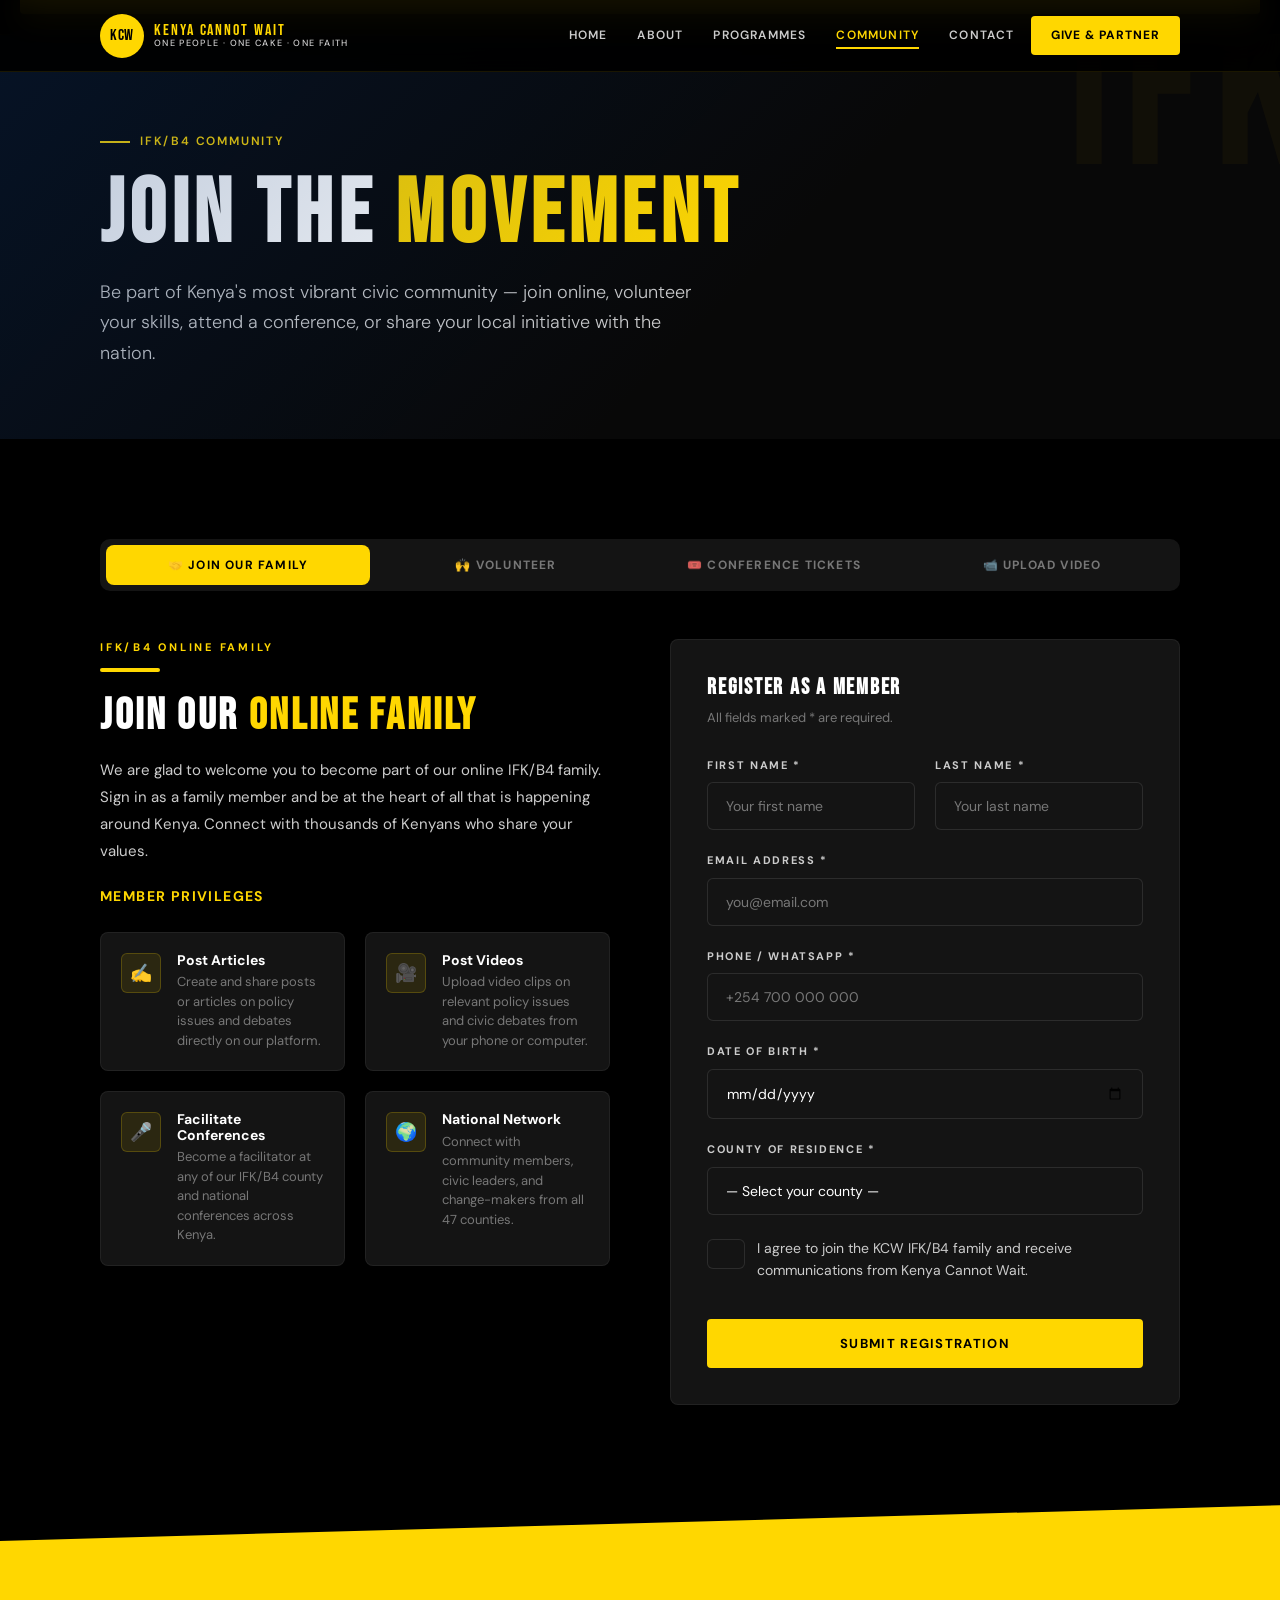
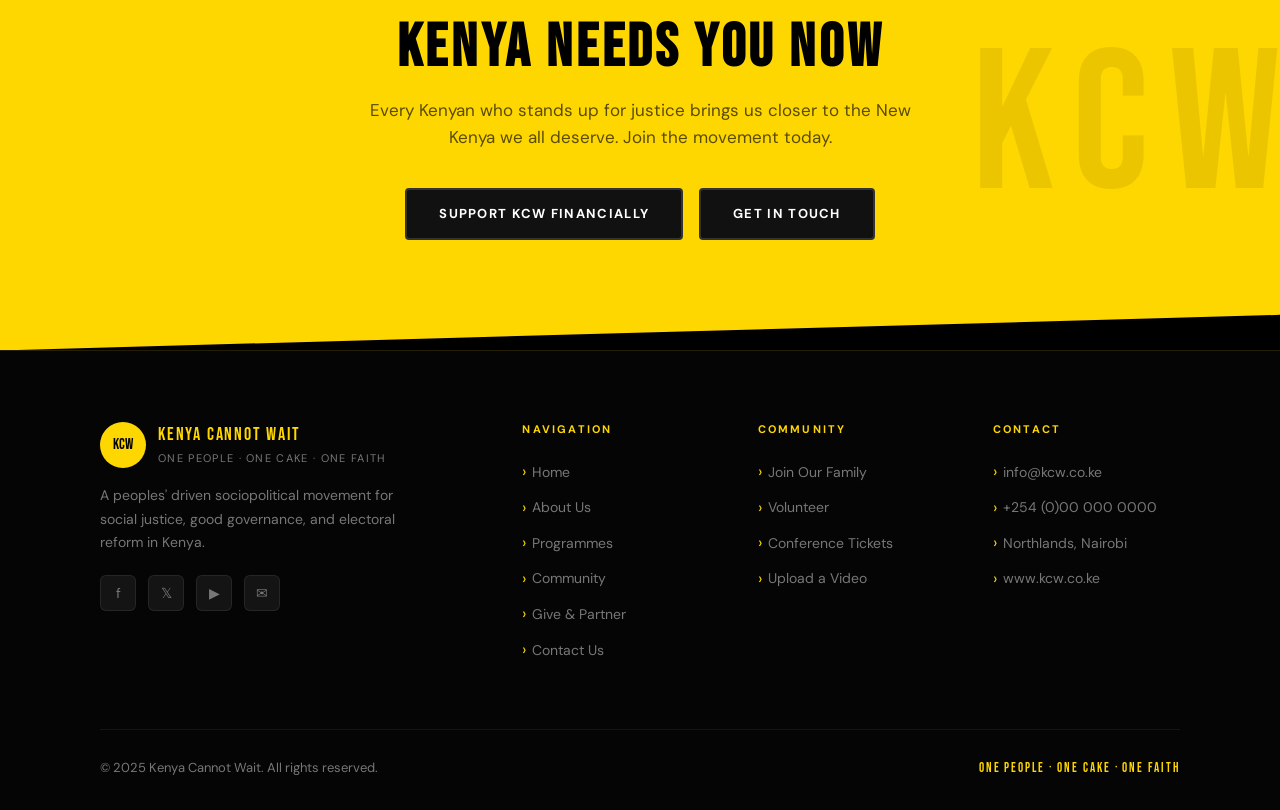
<file: community.html>
<!DOCTYPE html>
<html lang="en">

<head>
    <meta charset="UTF-8">
    <meta name="viewport" content="width=device-width, initial-scale=1.0">
    <meta name="description"
        content="Join the KCW IFK/B4 Community — volunteer, buy conference tickets, upload videos, and become part of Kenya's grassroot movement.">
    <title>Community | Kenya Cannot Wait</title>
    <link rel="stylesheet" href="css/style.css">
    <style>
        .community-tabs {
            display: flex;
            gap: 4px;
            background: var(--card);
            padding: 6px;
            border-radius: 10px;
            margin-bottom: 48px;
            flex-wrap: wrap;
        }

        .tab-btn {
            flex: 1;
            min-width: 140px;
            padding: 12px 20px;
            background: transparent;
            border: none;
            border-radius: 8px;
            font-family: var(--font-body);
            font-size: 12px;
            font-weight: 700;
            letter-spacing: 0.1em;
            text-transform: uppercase;
            color: var(--grey);
            cursor: pointer;
            transition: var(--transition);
        }

        .tab-btn:hover {
            color: var(--white);
            background: rgba(255, 255, 255, 0.06);
        }

        .tab-btn.active {
            background: var(--gold);
            color: var(--black);
        }

        .tab-panel {
            display: none;
        }

        .tab-panel.active {
            display: block;
        }

        .privilege-grid {
            display: grid;
            grid-template-columns: repeat(auto-fill, minmax(240px, 1fr));
            gap: 20px;
            margin-top: 28px;
        }

        .privilege-item {
            display: flex;
            gap: 16px;
            align-items: flex-start;
            background: var(--card);
            border: 1px solid rgba(255, 255, 255, 0.06);
            border-radius: 8px;
            padding: 20px;
            transition: var(--transition);
        }

        .privilege-item:hover {
            border-color: rgba(255, 215, 0, 0.25);
        }

        .privilege-icon {
            width: 40px;
            height: 40px;
            background: rgba(255, 215, 0, 0.1);
            border-radius: 6px;
            display: flex;
            align-items: center;
            justify-content: center;
            font-size: 18px;
            flex-shrink: 0;
            border: 1px solid rgba(255, 215, 0, 0.2);
        }

        .privilege-item h4 {
            font-size: 14px;
            font-weight: 700;
            margin-bottom: 4px;
        }

        .privilege-item p {
            font-size: 13px;
            color: var(--grey);
            line-height: 1.5;
        }

        .skill-tags {
            display: flex;
            flex-wrap: wrap;
            gap: 8px;
            margin-top: 12px;
        }

        .skill-tag {
            padding: 6px 14px;
            background: rgba(255, 215, 0, 0.08);
            border: 1px solid rgba(255, 215, 0, 0.2);
            border-radius: 100px;
            font-size: 12px;
            font-weight: 600;
            color: var(--gold);
        }

        .conf-table-wrapper {
            overflow-x: auto;
        }

        .conference-note {
            display: flex;
            gap: 12px;
            align-items: flex-start;
            background: rgba(255, 215, 0, 0.06);
            border: 1px solid rgba(255, 215, 0, 0.2);
            border-radius: 8px;
            padding: 16px 20px;
            margin-bottom: 24px;
            font-size: 14px;
            color: var(--silver);
        }

        .conference-note::before {
            content: 'ℹ';
            color: var(--gold);
            font-weight: 700;
            flex-shrink: 0;
            font-size: 16px;
        }

        .upload-zone {
            border: 2px dashed rgba(255, 215, 0, 0.3);
            border-radius: 8px;
            padding: 40px;
            text-align: center;
            background: rgba(255, 215, 0, 0.02);
            transition: var(--transition);
            cursor: pointer;
        }

        .upload-zone:hover {
            border-color: var(--gold);
            background: rgba(255, 215, 0, 0.05);
        }

        .upload-zone .upload-icon {
            font-size: 40px;
            margin-bottom: 12px;
            display: block;
        }

        .upload-zone h4 {
            font-size: 16px;
            font-weight: 700;
            margin-bottom: 6px;
        }

        .upload-zone p {
            font-size: 14px;
            color: var(--grey);
        }

        .topic-tags {
            display: flex;
            flex-wrap: wrap;
            gap: 8px;
            margin: 16px 0;
        }

        .topic-tag {
            padding: 8px 16px;
            background: var(--card);
            border: 1px solid rgba(255, 255, 255, 0.08);
            border-radius: 100px;
            font-size: 12px;
            font-weight: 600;
            color: var(--silver);
            cursor: pointer;
            transition: var(--transition);
        }

        .topic-tag:hover,
        .topic-tag.selected {
            border-color: var(--gold);
            color: var(--gold);
            background: rgba(255, 215, 0, 0.08);
        }
    </style>
</head>

<body>

    <!-- ═══ NAVIGATION ═══ -->
    <nav class="nav">
        <div class="nav-inner">
            <a href="index.html" class="nav-logo">
                <div class="nav-logo-badge">KCW</div>
                <div class="nav-logo-text">
                    <span class="org-name">Kenya Cannot Wait</span>
                    <span class="org-tagline">One People · One Cake · One Faith</span>
                </div>
            </a>
            <div class="nav-links">
                <a href="index.html" class="nav-link" data-page="index.html">Home</a>
                <a href="about.html" class="nav-link" data-page="about.html">About</a>
                <a href="programmes.html" class="nav-link" data-page="programmes.html">Programmes</a>
                <a href="community.html" class="nav-link" data-page="community.html">Community</a>
                <a href="contact.html" class="nav-link" data-page="contact.html">Contact</a>
                <a href="donate.html" class="nav-link nav-cta" data-page="donate.html">Give &amp; Partner</a>
            </div>
            <button class="hamburger" aria-label="Toggle menu"><span></span><span></span><span></span></button>
        </div>
    </nav>
    <div class="nav-mobile">
        <a href="index.html" class="nav-link" data-page="index.html">Home</a>
        <a href="about.html" class="nav-link" data-page="about.html">About Us</a>
        <a href="programmes.html" class="nav-link" data-page="programmes.html">Programmes</a>
        <a href="community.html" class="nav-link" data-page="community.html">Community</a>
        <a href="contact.html" class="nav-link" data-page="contact.html">Contact</a>
        <a href="donate.html" class="nav-link nav-cta" data-page="donate.html">Give &amp; Partner</a>
    </div>

    <!-- ═══ PAGE HERO ═══ -->
    <section class="page-hero section-dark">
        <div class="page-hero-watermark" aria-hidden="true">IFK</div>
        <div class="container">
            <div class="breadcrumb"><span>IFK/B4 Community</span></div>
            <h1 class="display">JOIN THE <span class="text-gold">MOVEMENT</span></h1>
            <p>Be part of Kenya's most vibrant civic community — join online, volunteer your skills, attend a
                conference, or share your local initiative with the nation.</p>
        </div>
    </section>

    <!-- ═══ COMMUNITY TABS ═══ -->
    <section class="section section-black">
        <div class="container">
            <div class="community-tabs" role="tablist">
                <button class="tab-btn active" role="tab" aria-selected="true" data-tab="join">🤝 Join Our
                    Family</button>
                <button class="tab-btn" role="tab" aria-selected="false" data-tab="volunteer">🙌 Volunteer</button>
                <button class="tab-btn" role="tab" aria-selected="false" data-tab="tickets" id="tickets">🎟️ Conference
                    Tickets</button>
                <button class="tab-btn" role="tab" aria-selected="false" data-tab="upload">📹 Upload Video</button>
            </div>

            <!-- TAB 1: JOIN -->
            <div class="tab-panel active" id="tab-join">
                <div class="grid-2" style="gap:60px;align-items:start;">
                    <div>
                        <span class="section-label">IFK/B4 Online Family</span>
                        <div class="accent-line"></div>
                        <h2 class="display"
                            style="font-size:clamp(26px,3.5vw,44px);letter-spacing:0.06em;margin-bottom:16px;">
                            JOIN OUR <span class="text-gold">ONLINE FAMILY</span>
                        </h2>
                        <p style="color:var(--silver);font-size:15px;line-height:1.8;margin-bottom:24px;">
                            We are glad to welcome you to become part of our online IFK/B4 family. Sign in as a family
                            member and be at the heart of all that is happening around Kenya. Connect with thousands of
                            Kenyans who share your values.
                        </p>
                        <h4
                            style="font-size:14px;font-weight:700;letter-spacing:0.1em;text-transform:uppercase;color:var(--gold);margin-bottom:16px;">
                            Member Privileges</h4>
                        <div class="privilege-grid">
                            <div class="privilege-item">
                                <div class="privilege-icon">✍️</div>
                                <div>
                                    <h4>Post Articles</h4>
                                    <p>Create and share posts or articles on policy issues and debates directly on our
                                        platform.</p>
                                </div>
                            </div>
                            <div class="privilege-item">
                                <div class="privilege-icon">🎥</div>
                                <div>
                                    <h4>Post Videos</h4>
                                    <p>Upload video clips on relevant policy issues and civic debates from your phone or
                                        computer.</p>
                                </div>
                            </div>
                            <div class="privilege-item">
                                <div class="privilege-icon">🎤</div>
                                <div>
                                    <h4>Facilitate Conferences</h4>
                                    <p>Become a facilitator at any of our IFK/B4 county and national conferences across
                                        Kenya.</p>
                                </div>
                            </div>
                            <div class="privilege-item">
                                <div class="privilege-icon">🌍</div>
                                <div>
                                    <h4>National Network</h4>
                                    <p>Connect with community members, civic leaders, and change-makers from all 47
                                        counties.</p>
                                </div>
                            </div>
                        </div>
                    </div>
                    <div>
                        <div
                            style="background:var(--card);border:1px solid rgba(255,255,255,0.06);border-radius:8px;padding:36px;">
                            <h3
                                style="font-family:var(--font-display);font-size:22px;letter-spacing:0.08em;margin-bottom:8px;">
                                REGISTER AS A MEMBER</h3>
                            <p style="font-size:13px;color:var(--grey);margin-bottom:28px;">All fields marked * are
                                required.</p>
                            <form data-validate>
                                <div class="form-row">
                                    <div class="form-group">
                                        <label for="f-firstname">First Name *</label>
                                        <input type="text" id="f-firstname" placeholder="Your first name" required>
                                    </div>
                                    <div class="form-group">
                                        <label for="f-lastname">Last Name *</label>
                                        <input type="text" id="f-lastname" placeholder="Your last name" required>
                                    </div>
                                </div>
                                <div class="form-group">
                                    <label for="f-email">Email Address *</label>
                                    <input type="email" id="f-email" placeholder="you@email.com" required>
                                </div>
                                <div class="form-group">
                                    <label for="f-phone">Phone / WhatsApp *</label>
                                    <input type="tel" id="f-phone" placeholder="+254 700 000 000" required>
                                </div>
                                <div class="form-group">
                                    <label for="f-birthday">Date of Birth *</label>
                                    <input type="date" id="f-birthday" required>
                                </div>
                                <div class="form-group">
                                    <label for="f-county">County of Residence *</label>
                                    <select id="f-county" required>
                                        <option value="">— Select your county —</option>
                                        <option>001 — Mombasa</option>
                                        <option>002 — Kwale</option>
                                        <option>003 — Kilifi</option>
                                        <option>004 — Tana River</option>
                                        <option>005 — Lamu</option>
                                        <option>006 — Taita Taveta</option>
                                        <option>007 — Garissa</option>
                                        <option>008 — Wajir</option>
                                        <option>009 — Mandera</option>
                                        <option>010 — Marsabit</option>
                                        <option>011 — Isiolo</option>
                                        <option>012 — Meru</option>
                                        <option>013 — Tharaka Nithi</option>
                                        <option>014 — Embu</option>
                                        <option>015 — Kitui</option>
                                        <option>016 — Machakos</option>
                                        <option>017 — Makueni</option>
                                        <option>018 — Nyandarua</option>
                                        <option>019 — Nyeri</option>
                                        <option>020 — Kirinyaga</option>
                                        <option>021 — Murang'a</option>
                                        <option>022 — Kiambu</option>
                                        <option>023 — Turkana</option>
                                        <option>024 — West Pokot</option>
                                        <option>025 — Samburu</option>
                                        <option>026 — Trans Nzoia</option>
                                        <option>027 — Uasin Gishu</option>
                                        <option>028 — Elgeyo Marakwet</option>
                                        <option>029 — Nandi</option>
                                        <option>030 — Baringo</option>
                                        <option>031 — Laikipia</option>
                                        <option>032 — Nakuru</option>
                                        <option>033 — Narok</option>
                                        <option>034 — Kajiado</option>
                                        <option>035 — Kericho</option>
                                        <option>036 — Bomet</option>
                                        <option>037 — Kakamega</option>
                                        <option>038 — Vihiga</option>
                                        <option>039 — Bungoma</option>
                                        <option>040 — Busia</option>
                                        <option>041 — Siaya</option>
                                        <option>042 — Kisumu</option>
                                        <option>043 — Homa Bay</option>
                                        <option>044 — Migori</option>
                                        <option>045 — Kisii</option>
                                        <option>046 — Nyamira</option>
                                        <option>047 — Nairobi</option>
                                    </select>
                                </div>
                                <div class="form-group">
                                    <div class="checkbox-group">
                                        <input type="checkbox" id="f-agree" required>
                                        <label for="f-agree">I agree to join the KCW IFK/B4 family and receive
                                            communications from Kenya Cannot Wait.</label>
                                    </div>
                                </div>
                                <button type="submit" class="btn btn-gold"
                                    style="width:100%;justify-content:center;margin-top:8px;">
                                    Submit Registration
                                </button>
                            </form>
                        </div>
                    </div>
                </div>
            </div>

            <!-- TAB 2: VOLUNTEER -->
            <div class="tab-panel" id="tab-volunteer">
                <div class="grid-2" style="gap:60px;align-items:start;">
                    <div>
                        <span class="section-label">Volunteer Your Time &amp; Skill</span>
                        <div class="accent-line"></div>
                        <h2 class="display"
                            style="font-size:clamp(26px,3.5vw,44px);letter-spacing:0.06em;margin-bottom:16px;">
                            GIVE YOUR <span class="text-gold">TIME &amp; TALENT</span>
                        </h2>
                        <p style="color:var(--silver);font-size:15px;line-height:1.8;margin-bottom:16px;">
                            We at KCW value your time and skills deeply. Your time is irreplaceable — and therefore of
                            immeasurable value to us. Do you have an hour, or several hours a week? You can direct that
                            time towards creating positive change in Kenya.
                        </p>
                        <p style="color:var(--grey);font-size:14px;line-height:1.8;margin-bottom:24px;">
                            Write to us and we shall guide you on how to engage. If you have a skill you would like to
                            volunteer, you are equally welcome — every talent finds a home at KCW.
                        </p>
                        <h4
                            style="font-size:14px;font-weight:700;letter-spacing:0.1em;text-transform:uppercase;color:var(--gold);margin-bottom:14px;">
                            Skills We Need</h4>
                        <div class="skill-tags">
                            <span class="skill-tag">Training &amp; Facilitation</span>
                            <span class="skill-tag">Graphic Design</span>
                            <span class="skill-tag">Web Development</span>
                            <span class="skill-tag">Team Coordination</span>
                            <span class="skill-tag">Team Leadership</span>
                            <span class="skill-tag">Transcription</span>
                            <span class="skill-tag">Photography</span>
                            <span class="skill-tag">Videography</span>
                            <span class="skill-tag">Social Media</span>
                            <span class="skill-tag">Research &amp; Writing</span>
                            <span class="skill-tag">Legal &amp; Policy</span>
                            <span class="skill-tag">Logistics</span>
                            <span class="skill-tag">Finance</span>
                            <span class="skill-tag">Community Mobilization</span>
                        </div>
                    </div>
                    <div>
                        <div
                            style="background:var(--card);border:1px solid rgba(255,255,255,0.06);border-radius:8px;padding:36px;">
                            <h3
                                style="font-family:var(--font-display);font-size:22px;letter-spacing:0.08em;margin-bottom:24px;">
                                VOLUNTEER SIGN-UP</h3>
                            <form data-validate>
                                <div class="form-row">
                                    <div class="form-group">
                                        <label for="v-name">Full Name *</label>
                                        <input type="text" id="v-name" placeholder="Your full name" required>
                                    </div>
                                    <div class="form-group">
                                        <label for="v-email">Email *</label>
                                        <input type="email" id="v-email" placeholder="you@email.com" required>
                                    </div>
                                </div>
                                <div class="form-group">
                                    <label for="v-phone">Phone / WhatsApp</label>
                                    <input type="tel" id="v-phone" placeholder="+254 700 000 000">
                                </div>
                                <div class="form-group">
                                    <label for="v-county">Your County</label>
                                    <select id="v-county">
                                        <option value="">— Select county —</option>
                                        <option>047 — Nairobi</option>
                                        <option>022 — Kiambu</option>
                                        <option>042 — Kisumu</option>
                                        <option>032 — Nakuru</option>
                                        <option>001 — Mombasa</option>
                                        <option>Other — I'll specify below</option>
                                    </select>
                                </div>
                                <div class="form-group">
                                    <label for="v-skill">Your Primary Skill *</label>
                                    <input type="text" id="v-skill" placeholder="e.g. Graphic Design, Training, etc."
                                        required>
                                </div>
                                <div class="form-group">
                                    <label for="v-hours">Hours Available Per Week</label>
                                    <select id="v-hours">
                                        <option>1–2 hours</option>
                                        <option>3–5 hours</option>
                                        <option>5–10 hours</option>
                                        <option>10+ hours</option>
                                    </select>
                                </div>
                                <div class="form-group">
                                    <label for="v-message">Tell Us More</label>
                                    <textarea id="v-message"
                                        placeholder="What drives you to volunteer with KCW? What can you bring to the movement?"></textarea>
                                </div>
                                <button type="submit" class="btn btn-gold" style="width:100%;justify-content:center;">
                                    Submit Volunteer Application
                                </button>
                            </form>
                        </div>
                    </div>
                </div>
            </div>

            <!-- TAB 3: TICKETS -->
            <div class="tab-panel" id="tab-tickets">
                <span class="section-label">IFK/B4 Conferences</span>
                <div class="accent-line"></div>
                <h2 class="display" style="font-size:clamp(26px,3.5vw,44px);letter-spacing:0.06em;margin-bottom:16px;">
                    BUY YOUR <span class="text-gold">CONFERENCE TICKET</span>
                </h2>
                <p style="color:var(--silver);font-size:15px;line-height:1.8;max-width:700px;margin-bottom:32px;">
                    KCW runs 49 different IFK/B4 conferences annually across Kenya — 47 county conferences and 2
                    national events. Find a conference near you and buy your ticket online. These conferences provide a
                    unique opportunity to network, partner, and organise for change.
                </p>

                <div class="conference-note">
                    Dates and venues for county conferences will be published progressively throughout the year. Check
                    back regularly or <a href="contact.html"
                        style="color:var(--gold);text-decoration:underline;">contact us</a> to confirm schedules in your
                    county.
                </div>

                <h4
                    style="font-family:var(--font-display);font-size:20px;letter-spacing:0.08em;color:var(--gold);margin-bottom:16px;">
                    NATIONAL CONFERENCE SCHEDULE</h4>
                <div class="table-wrap mb-40">
                    <table class="styled-table">
                        <thead>
                            <tr>
                                <th>Year</th>
                                <th>Dates</th>
                                <th>County</th>
                                <th>Venue</th>
                                <th>Tickets</th>
                            </tr>
                        </thead>
                        <tbody>
                            <tr>
                                <td>2026</td>
                                <td>December 12–13</td>
                                <td>047 — Nairobi</td>
                                <td>Railway Golf Club</td>
                                <td><a href="contact.html" class="btn btn-gold"
                                        style="padding:8px 18px;font-size:11px;">Buy Ticket</a></td>
                            </tr>
                            <tr>
                                <td>2027</td>
                                <td>TBA</td>
                                <td>Kisumu</td>
                                <td>TBA</td>
                                <td><span style="color:var(--grey);font-size:12px;">Coming Soon</span></td>
                            </tr>
                            <tr>
                                <td>2028</td>
                                <td>TBA</td>
                                <td>Mombasa</td>
                                <td>TBA</td>
                                <td><span style="color:var(--grey);font-size:12px;">Coming Soon</span></td>
                            </tr>
                            <tr>
                                <td>2029</td>
                                <td>TBA</td>
                                <td>Nakuru</td>
                                <td>TBA</td>
                                <td><span style="color:var(--grey);font-size:12px;">Coming Soon</span></td>
                            </tr>
                            <tr>
                                <td>2030</td>
                                <td>TBA</td>
                                <td>Eldoret</td>
                                <td>TBA</td>
                                <td><span style="color:var(--grey);font-size:12px;">Coming Soon</span></td>
                            </tr>
                        </tbody>
                    </table>
                </div>

                <h4
                    style="font-family:var(--font-display);font-size:20px;letter-spacing:0.08em;color:var(--gold);margin-bottom:16px;">
                    REQUEST A COUNTY CONFERENCE TICKET</h4>
                <div style="max-width:600px;">
                    <div
                        style="background:var(--card);border:1px solid rgba(255,255,255,0.06);border-radius:8px;padding:36px;">
                        <form data-validate>
                            <div class="form-row">
                                <div class="form-group">
                                    <label for="t-name">Your Full Name *</label>
                                    <input type="text" id="t-name" placeholder="Full name" required>
                                </div>
                                <div class="form-group">
                                    <label for="t-email">Email *</label>
                                    <input type="email" id="t-email" placeholder="you@email.com" required>
                                </div>
                            </div>
                            <div class="form-group">
                                <label for="t-phone">Phone / WhatsApp *</label>
                                <input type="tel" id="t-phone" placeholder="+254 700 000 000" required>
                            </div>
                            <div class="form-group">
                                <label for="t-county">Preferred County Conference *</label>
                                <select id="t-county" required>
                                    <option value="">— Select county —</option>
                                    <option>047 — Nairobi (National, Dec 12–13, 2026)</option>
                                    <option>042 — Kisumu</option>
                                    <option>001 — Mombasa</option>
                                    <option>032 — Nakuru</option>
                                    <option>027 — Uasin Gishu (Eldoret)</option>
                                    <option>022 — Kiambu</option>
                                    <option>Other</option>
                                </select>
                            </div>
                            <div class="form-group">
                                <label for="t-qty">Number of Tickets</label>
                                <select id="t-qty">
                                    <option>1</option>
                                    <option>2</option>
                                    <option>3</option>
                                    <option>4</option>
                                    <option>5+</option>
                                </select>
                            </div>
                            <button type="submit" class="btn btn-gold" style="width:100%;justify-content:center;">
                                Request Ticket
                            </button>
                            <p style="font-size:12px;color:var(--grey);margin-top:12px;text-align:center;">Our team will
                                reach out with payment and confirmation details.</p>
                        </form>
                    </div>
                </div>
            </div>

            <!-- TAB 4: UPLOAD VIDEO -->
            <div class="tab-panel" id="tab-upload">
                <div class="grid-2" style="gap:60px;align-items:start;">
                    <div>
                        <span class="section-label">Share Your Story</span>
                        <div class="accent-line"></div>
                        <h2 class="display"
                            style="font-size:clamp(26px,3.5vw,44px);letter-spacing:0.06em;margin-bottom:16px;">
                            UPLOAD A <span class="text-gold">VIDEO</span>
                        </h2>
                        <p style="color:var(--silver);font-size:15px;line-height:1.8;margin-bottom:16px;">
                            KCW provides an opportunity for you to share a video of local initiatives you are
                            undertaking to better your county and our country — directly from your phone or computer.
                        </p>
                        <p style="color:var(--grey);font-size:14px;line-height:1.8;margin-bottom:24px;">
                            We would love to learn what you are doing to shape the New Kenya we envision at KCW. Share a
                            WhatsApp or YouTube video link, or tell us about your initiative.
                        </p>
                        <div
                            style="background:rgba(255,215,0,0.06);border:1px solid rgba(255,215,0,0.2);border-radius:8px;padding:24px;margin-bottom:24px;">
                            <h4
                                style="color:var(--gold);font-size:14px;font-weight:700;letter-spacing:0.1em;text-transform:uppercase;margin-bottom:12px;">
                                🏆 Top Initiatives Win Recognition</h4>
                            <p style="font-size:14px;color:var(--silver);line-height:1.6;">Outstanding local initiatives
                                receive recognition and awards during our national and county IFK/B4 conferences. Your
                                work could inspire Kenya.</p>
                        </div>
                        <h4
                            style="font-size:13px;font-weight:700;letter-spacing:0.12em;text-transform:uppercase;color:var(--gold);margin-bottom:12px;">
                            Relevant Video Topics</h4>
                        <div class="topic-tags">
                            <span class="topic-tag">Social Justice</span>
                            <span class="topic-tag">Electoral Reform</span>
                            <span class="topic-tag">Economic Empowerment</span>
                            <span class="topic-tag">Youth Leadership</span>
                            <span class="topic-tag">Community Projects</span>
                            <span class="topic-tag">Good Governance</span>
                            <span class="topic-tag">Environmental Action</span>
                            <span class="topic-tag">Women's Rights</span>
                            <span class="topic-tag">Education</span>
                            <span class="topic-tag">Agriculture</span>
                        </div>
                    </div>
                    <div>
                        <div
                            style="background:var(--card);border:1px solid rgba(255,255,255,0.06);border-radius:8px;padding:36px;">
                            <h3
                                style="font-family:var(--font-display);font-size:22px;letter-spacing:0.08em;margin-bottom:24px;">
                                SUBMIT YOUR VIDEO</h3>
                            <form data-validate>
                                <div class="form-group">
                                    <label for="u-name">Your Full Name *</label>
                                    <input type="text" id="u-name" placeholder="Your name" required>
                                </div>
                                <div class="form-group">
                                    <label for="u-email">Email *</label>
                                    <input type="email" id="u-email" placeholder="you@email.com" required>
                                </div>
                                <div class="form-group">
                                    <label for="u-phone">Phone / WhatsApp</label>
                                    <input type="tel" id="u-phone" placeholder="+254 700 000 000">
                                </div>
                                <div class="form-group">
                                    <label for="u-county">Your County *</label>
                                    <select id="u-county" required>
                                        <option value="">— Select county —</option>
                                        <option>047 — Nairobi</option>
                                        <option>042 — Kisumu</option>
                                        <option>032 — Nakuru</option>
                                        <option>001 — Mombasa</option>
                                        <option>Other</option>
                                    </select>
                                </div>
                                <div class="form-group">
                                    <label for="u-title">Initiative / Video Title *</label>
                                    <input type="text" id="u-title" placeholder="e.g. Youth Clean-Up Drive Nairobi"
                                        required>
                                </div>
                                <div class="form-group">
                                    <label for="u-link">YouTube or WhatsApp Video Link</label>
                                    <input type="url" id="u-link" placeholder="https://youtube.com/watch?v=...">
                                </div>
                                <div class="form-group">
                                    <label for="u-topic">Topic Category *</label>
                                    <select id="u-topic" required>
                                        <option value="">— Select a topic —</option>
                                        <option>Social Justice</option>
                                        <option>Electoral Reform</option>
                                        <option>Economic Empowerment</option>
                                        <option>Youth Leadership</option>
                                        <option>Community Projects</option>
                                        <option>Good Governance</option>
                                        <option>Environmental Action</option>
                                        <option>Other</option>
                                    </select>
                                </div>
                                <div class="form-group">
                                    <label for="u-description">Describe Your Initiative *</label>
                                    <textarea id="u-description"
                                        placeholder="Tell us about what you're doing in your community and why it matters..."
                                        required></textarea>
                                </div>
                                <button type="submit" class="btn btn-gold" style="width:100%;justify-content:center;">
                                    Submit Video &amp; Initiative
                                </button>
                            </form>
                        </div>
                    </div>
                </div>
            </div>

        </div>
    </section>

    <!-- ═══ CTA ═══ -->
    <div class="cta-banner">
        <div class="container">
            <h2>KENYA NEEDS YOU NOW</h2>
            <p>Every Kenyan who stands up for justice brings us closer to the New Kenya we all deserve. Join the
                movement today.</p>
            <div class="btn-group">
                <a href="donate.html" class="btn btn-dark">Support KCW Financially</a>
                <a href="contact.html" class="btn btn-dark">Get in Touch</a>
            </div>
        </div>
    </div>

    <!-- ═══ FOOTER ═══ -->
    <footer class="footer">
        <div class="container">
            <div class="footer-grid">
                <div class="footer-brand">
                    <div class="footer-logo">
                        <div class="footer-logo-badge">KCW</div>
                        <div>
                            <div class="org">Kenya Cannot Wait</div>
                            <div
                                style="font-size:11px;color:var(--grey);letter-spacing:0.12em;text-transform:uppercase;">
                                One People · One Cake · One Faith</div>
                        </div>
                    </div>
                    <p>A peoples' driven sociopolitical movement for social justice, good governance, and electoral
                        reform in Kenya.</p>
                    <div class="footer-social" style="margin-top:20px;">
                        <a href="#" aria-label="Facebook">f</a>
                        <a href="#" aria-label="Twitter/X">𝕏</a>
                        <a href="#" aria-label="YouTube">▶</a>
                        <a href="#" aria-label="WhatsApp">✉</a>
                    </div>
                </div>
                <div class="footer-col">
                    <h5>Navigation</h5>
                    <ul>
                        <li><a href="index.html">Home</a></li>
                        <li><a href="about.html">About Us</a></li>
                        <li><a href="programmes.html">Programmes</a></li>
                        <li><a href="community.html">Community</a></li>
                        <li><a href="donate.html">Give &amp; Partner</a></li>
                        <li><a href="contact.html">Contact Us</a></li>
                    </ul>
                </div>
                <div class="footer-col">
                    <h5>Community</h5>
                    <ul>
                        <li><a href="community.html">Join Our Family</a></li>
                        <li><a href="community.html">Volunteer</a></li>
                        <li><a href="community.html">Conference Tickets</a></li>
                        <li><a href="community.html">Upload a Video</a></li>
                    </ul>
                </div>
                <div class="footer-col">
                    <h5>Contact</h5>
                    <ul>
                        <li><a href="mailto:info@kcw.co.ke">info@kcw.co.ke</a></li>
                        <li><a href="tel:+254000000000">+254 (0)00 000 0000</a></li>
                        <li><a href="contact.html">Northlands, Nairobi</a></li>
                        <li><a href="https://www.kcw.co.ke" target="_blank" rel="noopener">www.kcw.co.ke</a></li>
                    </ul>
                </div>
            </div>
            <div class="footer-divider"></div>
            <div class="footer-bottom">
                <p>© 2025 Kenya Cannot Wait. All rights reserved.</p>
                <p class="tagline">ONE PEOPLE · ONE CAKE · ONE FAITH</p>
            </div>
        </div>
    </footer>

    <script src="js/main.js"></script>
    <script>
        // Tab functionality
        const tabBtns = document.querySelectorAll('.tab-btn');
        const tabPanels = document.querySelectorAll('.tab-panel');
        tabBtns.forEach(btn => {
            btn.addEventListener('click', () => {
                const target = btn.getAttribute('data-tab');
                tabBtns.forEach(b => { b.classList.remove('active'); b.setAttribute('aria-selected', 'false'); });
                tabPanels.forEach(p => p.classList.remove('active'));
                btn.classList.add('active');
                btn.setAttribute('aria-selected', 'true');
                document.getElementById('tab-' + target).classList.add('active');
                // Re-trigger reveals
                document.querySelectorAll('#tab-' + target + ' .reveal').forEach(el => el.classList.add('visible'));
            });
        });
        // Handle direct link to tickets tab
        if (window.location.hash === '#tickets') {
            document.querySelector('[data-tab="tickets"]').click();
        }
    </script>
</body>

</html>
</file>
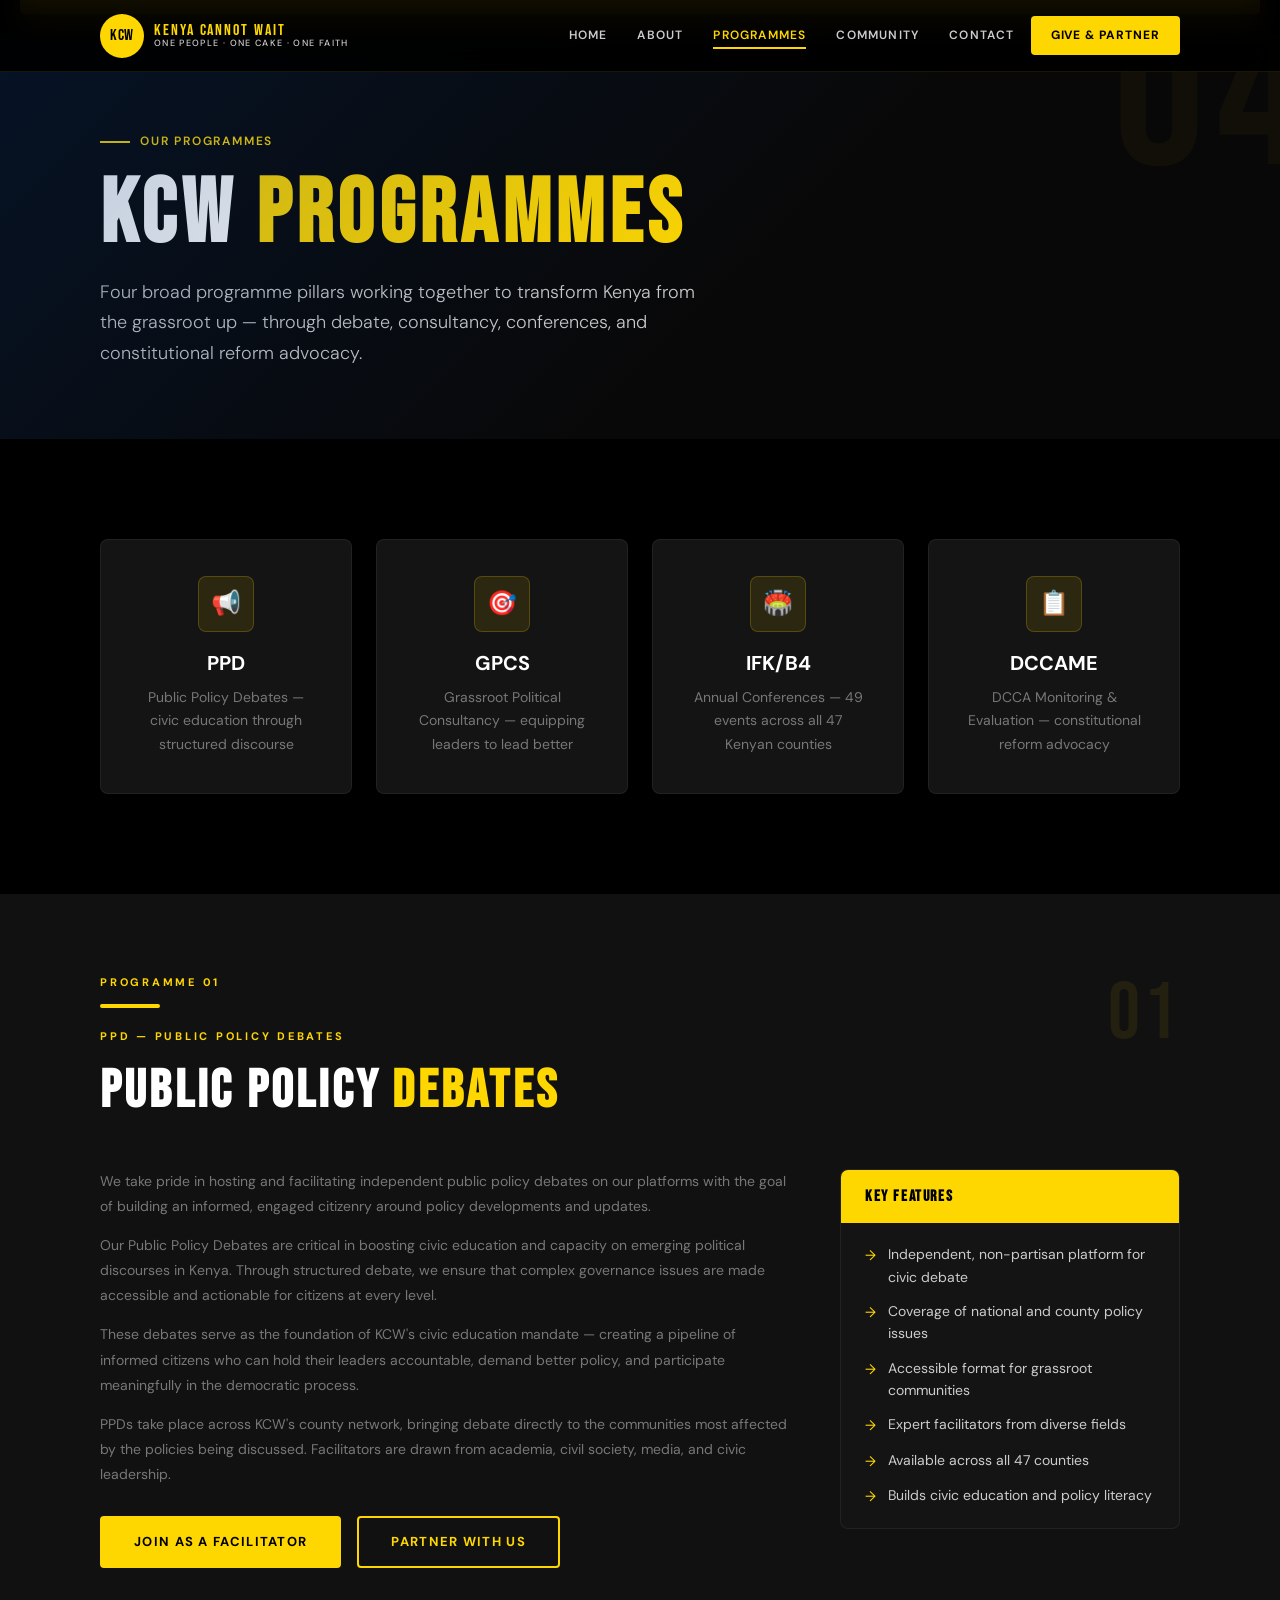
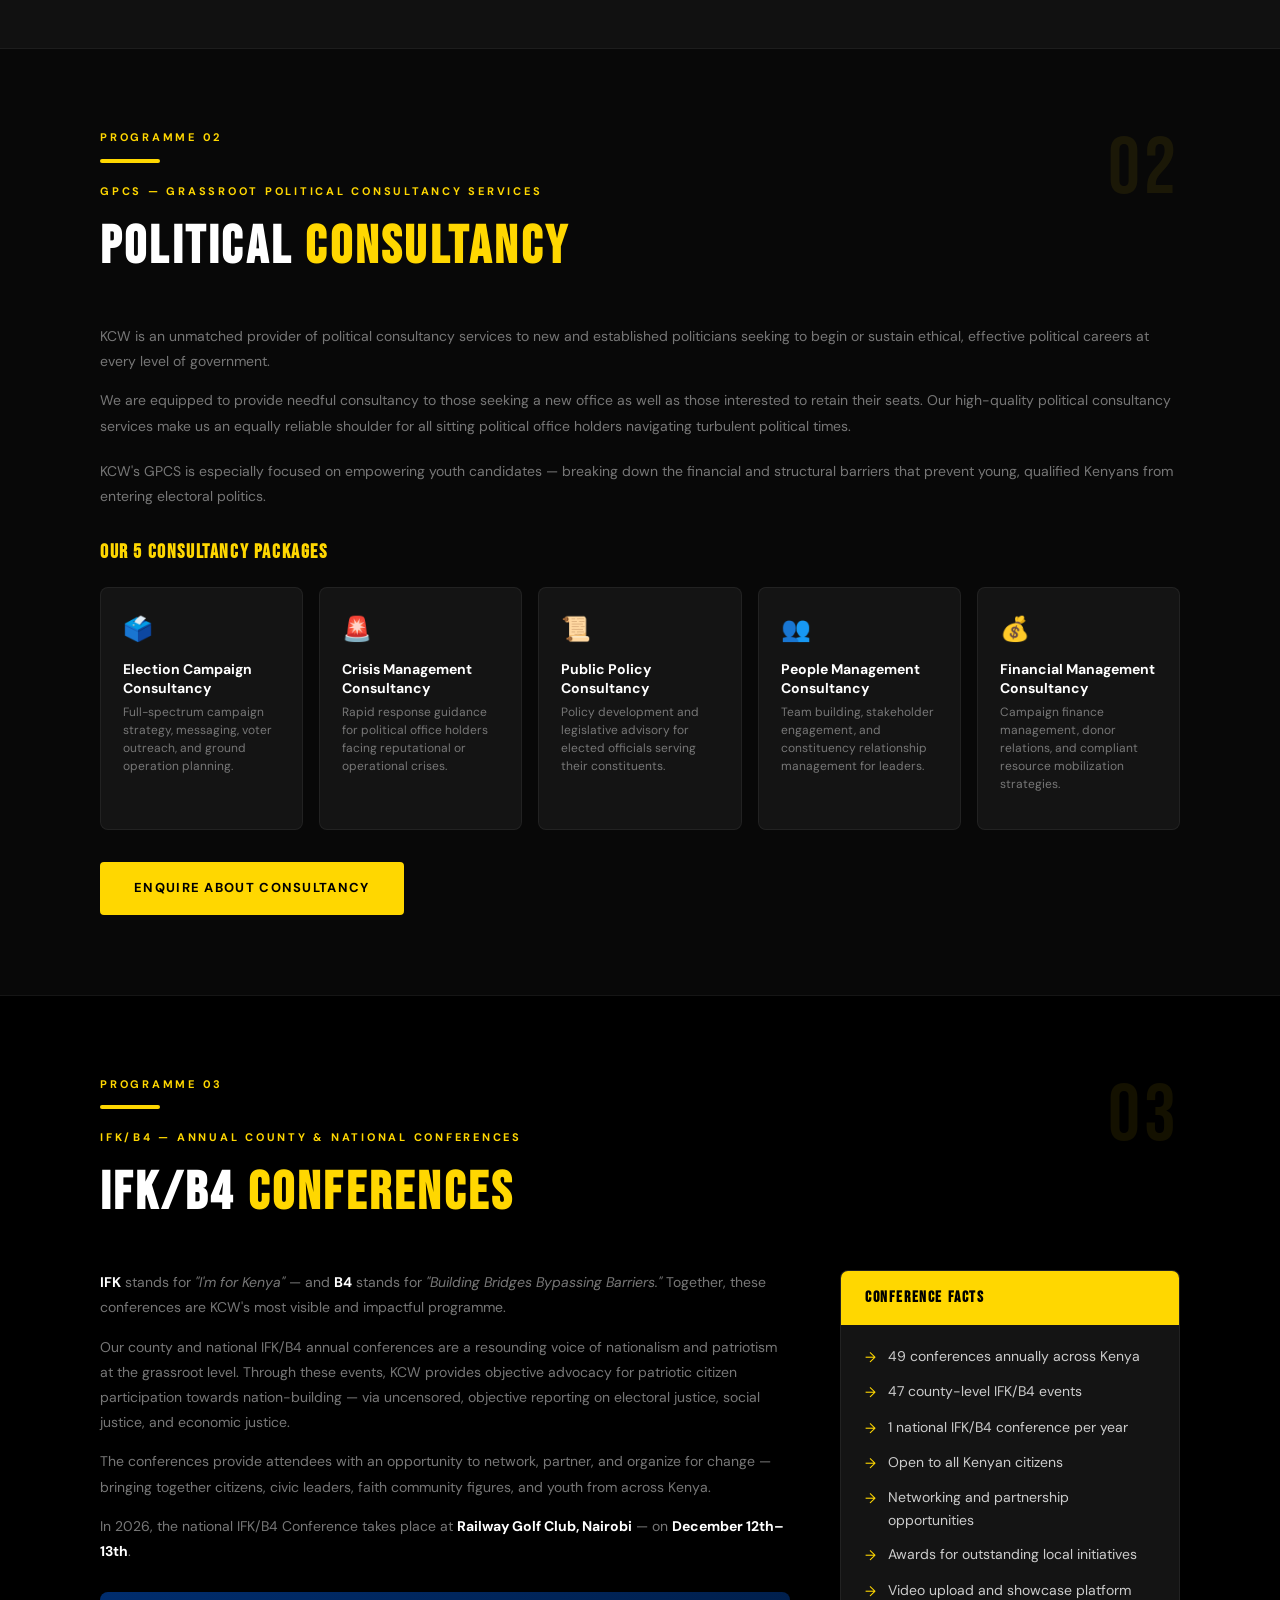
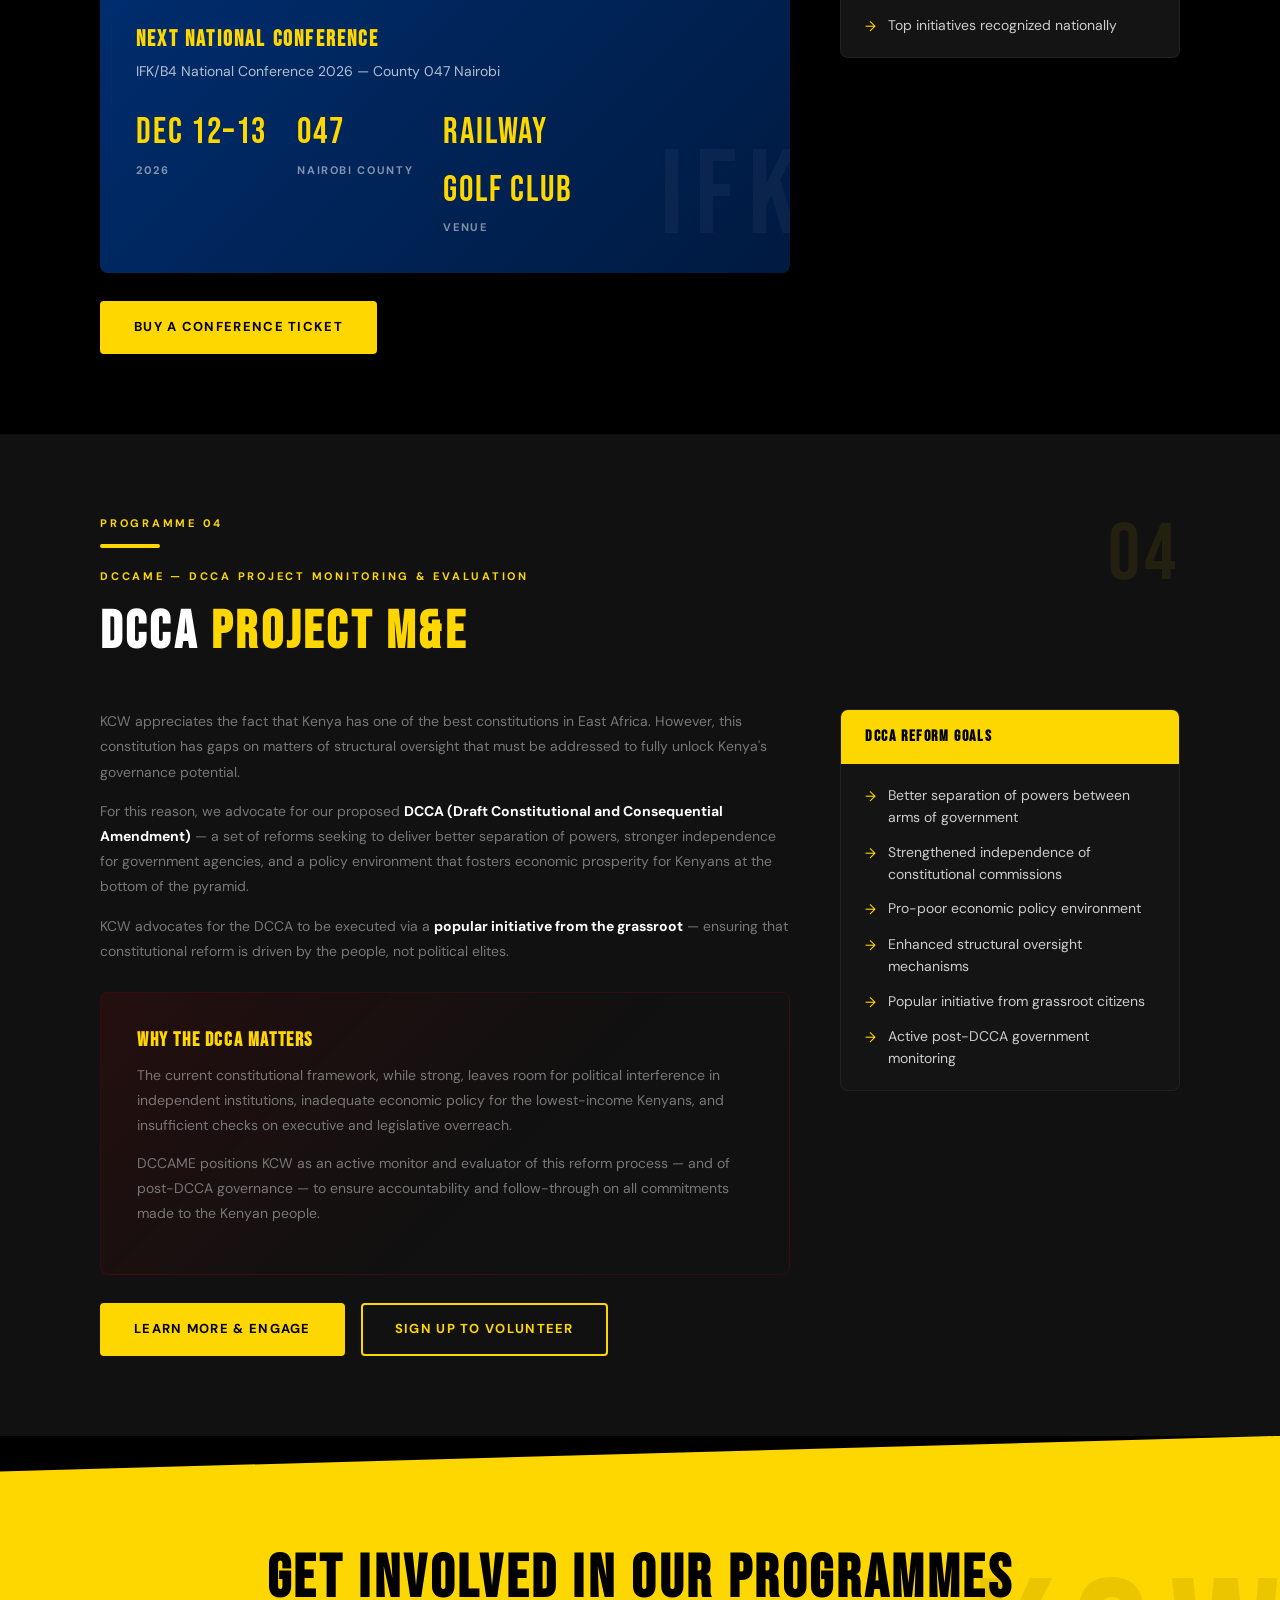
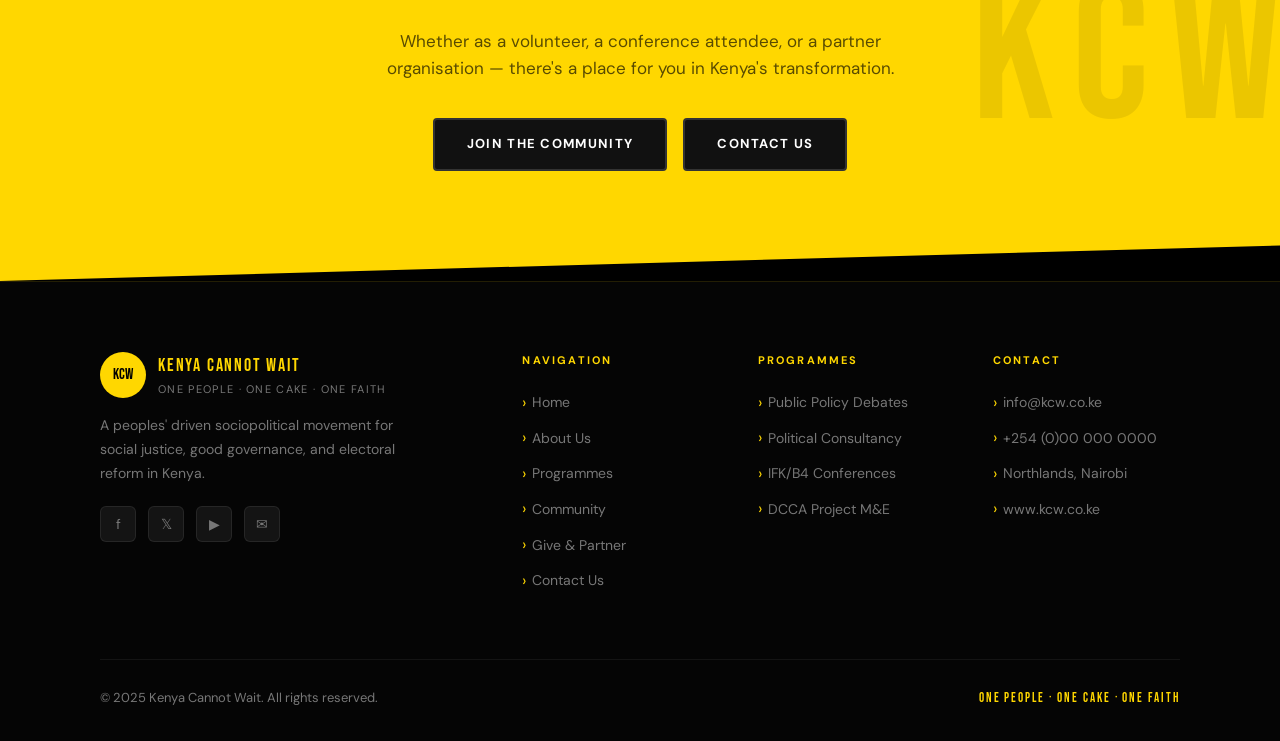
<file: programmes.html>
<!DOCTYPE html>
<html lang="en">

<head>
    <meta charset="UTF-8">
    <meta name="viewport" content="width=device-width, initial-scale=1.0">
    <meta name="description"
        content="KCW Programmes — Public Policy Debates, Political Consultancy, IFK/B4 Conferences, and DCCA Project M&E.">
    <title>Our Programmes | Kenya Cannot Wait</title>
    <link rel="stylesheet" href="css/style.css">
    <style>
        .programme-section {
            padding: 80px 0;
            border-bottom: 1px solid rgba(255, 255, 255, 0.05);
        }

        .programme-section:last-of-type {
            border-bottom: none;
        }

        .prog-header {
            display: grid;
            grid-template-columns: 1fr auto;
            gap: 20px;
            align-items: start;
            margin-bottom: 40px;
        }

        .prog-num-badge {
            font-family: var(--font-display);
            font-size: 80px;
            color: rgba(255, 215, 0, 0.08);
            line-height: 1;
            flex-shrink: 0;
            letter-spacing: 0.05em;
        }

        .prog-title-area {}

        .prog-title-area h2 {
            font-family: var(--font-display);
            font-size: clamp(28px, 4.5vw, 54px);
            letter-spacing: 0.06em;
            margin-bottom: 8px;
        }

        .prog-title-area .abbr {
            font-size: 11px;
            font-weight: 700;
            letter-spacing: 0.25em;
            color: var(--gold);
            text-transform: uppercase;
            margin-bottom: 16px;
            display: block;
        }

        .prog-body-grid {
            display: grid;
            grid-template-columns: 1fr 340px;
            gap: 50px;
            align-items: start;
        }

        .prog-body-grid.reverse {
            direction: rtl;
        }

        .prog-body-grid.reverse>* {
            direction: ltr;
        }

        .prog-lead-text {
            font-size: 16px;
            color: var(--silver);
            line-height: 1.8;
            margin-bottom: 20px;
        }

        .prog-body p {
            font-size: 14px;
            color: var(--grey);
            line-height: 1.8;
            margin-bottom: 14px;
        }

        .prog-sidebar {
            background: var(--card);
            border: 1px solid rgba(255, 255, 255, 0.06);
            border-radius: 8px;
            overflow: hidden;
        }

        .prog-sidebar-header {
            background: var(--gold);
            padding: 18px 24px;
        }

        .prog-sidebar-header h4 {
            font-family: var(--font-display);
            font-size: 16px;
            letter-spacing: 0.1em;
            color: var(--black);
        }

        .prog-sidebar-body {
            padding: 20px 24px;
        }

        .prog-sidebar ul {
            display: flex;
            flex-direction: column;
            gap: 12px;
        }

        .prog-sidebar ul li {
            display: flex;
            align-items: flex-start;
            gap: 12px;
            font-size: 14px;
            color: var(--silver);
        }

        .prog-sidebar ul li::before {
            content: '→';
            color: var(--gold);
            flex-shrink: 0;
            margin-top: 1px;
        }

        .consultancy-packages {
            display: grid;
            grid-template-columns: repeat(auto-fill, minmax(200px, 1fr));
            gap: 16px;
            margin-top: 24px;
        }

        .pkg-card {
            background: var(--card);
            border: 1px solid rgba(255, 255, 255, 0.06);
            border-radius: 8px;
            padding: 22px;
            transition: var(--transition);
        }

        .pkg-card:hover {
            border-color: rgba(255, 215, 0, 0.3);
            transform: translateY(-3px);
        }

        .pkg-icon {
            font-size: 24px;
            margin-bottom: 12px;
            display: block;
        }

        .pkg-card h4 {
            font-size: 14px;
            font-weight: 700;
            margin-bottom: 6px;
            line-height: 1.3;
        }

        .pkg-card p {
            font-size: 12px;
            color: var(--grey);
            line-height: 1.5;
        }

        .conference-highlight {
            background: linear-gradient(135deg, var(--blue) 0%, #001a40 100%);
            border-radius: 8px;
            padding: 36px;
            position: relative;
            overflow: hidden;
        }

        .conference-highlight::before {
            content: 'IFK';
            position: absolute;
            right: -20px;
            bottom: -20px;
            font-family: var(--font-display);
            font-size: 120px;
            color: rgba(255, 255, 255, 0.04);
            letter-spacing: 0.1em;
        }

        .conference-highlight h4 {
            font-family: var(--font-display);
            font-size: 22px;
            letter-spacing: 0.1em;
            color: var(--gold);
            margin-bottom: 8px;
        }

        .conference-highlight p {
            font-size: 14px;
            color: rgba(255, 255, 255, 0.7);
            line-height: 1.7;
        }

        .conf-stat {
            display: flex;
            gap: 30px;
            margin-top: 20px;
            flex-wrap: wrap;
        }

        .conf-stat-item {}

        .conf-stat-item .cs-num {
            font-family: var(--font-display);
            font-size: 36px;
            color: var(--gold);
            letter-spacing: 0.05em;
        }

        .conf-stat-item .cs-label {
            font-size: 11px;
            font-weight: 700;
            letter-spacing: 0.15em;
            text-transform: uppercase;
            color: rgba(255, 255, 255, 0.5);
        }

        .dcca-box {
            background: linear-gradient(135deg, rgba(178, 0, 0, 0.12), rgba(0, 0, 0, 0) 60%);
            border: 1px solid rgba(178, 0, 0, 0.2);
            border-radius: 8px;
            padding: 36px;
        }

        .dcca-box h4 {
            font-family: var(--font-display);
            font-size: 20px;
            letter-spacing: 0.08em;
            color: var(--gold);
            margin-bottom: 12px;
        }

        .dcca-box p {
            font-size: 14px;
            color: var(--grey);
            line-height: 1.8;
            margin-bottom: 12px;
        }
    </style>
</head>

<body>

    <!-- ═══ NAVIGATION ═══ -->
    <nav class="nav">
        <div class="nav-inner">
            <a href="index.html" class="nav-logo">
                <div class="nav-logo-badge">KCW</div>
                <div class="nav-logo-text">
                    <span class="org-name">Kenya Cannot Wait</span>
                    <span class="org-tagline">One People · One Cake · One Faith</span>
                </div>
            </a>
            <div class="nav-links">
                <a href="index.html" class="nav-link" data-page="index.html">Home</a>
                <a href="about.html" class="nav-link" data-page="about.html">About</a>
                <a href="programmes.html" class="nav-link" data-page="programmes.html">Programmes</a>
                <a href="community.html" class="nav-link" data-page="community.html">Community</a>
                <a href="contact.html" class="nav-link" data-page="contact.html">Contact</a>
                <a href="donate.html" class="nav-link nav-cta" data-page="donate.html">Give &amp; Partner</a>
            </div>
            <button class="hamburger" aria-label="Toggle menu"><span></span><span></span><span></span></button>
        </div>
    </nav>
    <div class="nav-mobile">
        <a href="index.html" class="nav-link" data-page="index.html">Home</a>
        <a href="about.html" class="nav-link" data-page="about.html">About Us</a>
        <a href="programmes.html" class="nav-link" data-page="programmes.html">Programmes</a>
        <a href="community.html" class="nav-link" data-page="community.html">Community</a>
        <a href="contact.html" class="nav-link" data-page="contact.html">Contact</a>
        <a href="donate.html" class="nav-link nav-cta" data-page="donate.html">Give &amp; Partner</a>
    </div>

    <!-- ═══ PAGE HERO ═══ -->
    <section class="page-hero section-dark">
        <div class="page-hero-watermark" aria-hidden="true">04</div>
        <div class="container">
            <div class="breadcrumb"><span>Our Programmes</span></div>
            <h1 class="display">KCW <span class="text-gold">PROGRAMMES</span></h1>
            <p>Four broad programme pillars working together to transform Kenya from the grassroot up — through debate,
                consultancy, conferences, and constitutional reform advocacy.</p>
        </div>
    </section>

    <!-- ═══ PROGRAMME INTRO ═══ -->
    <section class="section section-black">
        <div class="container">
            <div class="grid-4 reveal">
                <div class="card text-center">
                    <div class="card-icon" style="margin:0 auto 20px;">📢</div>
                    <h3>PPD</h3>
                    <p>Public Policy Debates — civic education through structured discourse</p>
                </div>
                <div class="card text-center reveal-delay-1">
                    <div class="card-icon" style="margin:0 auto 20px;">🎯</div>
                    <h3>GPCS</h3>
                    <p>Grassroot Political Consultancy — equipping leaders to lead better</p>
                </div>
                <div class="card text-center reveal-delay-2">
                    <div class="card-icon" style="margin:0 auto 20px;">🏟️</div>
                    <h3>IFK/B4</h3>
                    <p>Annual Conferences — 49 events across all 47 Kenyan counties</p>
                </div>
                <div class="card text-center reveal-delay-3">
                    <div class="card-icon" style="margin:0 auto 20px;">📋</div>
                    <h3>DCCAME</h3>
                    <p>DCCA Monitoring &amp; Evaluation — constitutional reform advocacy</p>
                </div>
            </div>
        </div>
    </section>

    <!-- ═══ PROGRAMME 1: PPD ═══ -->
    <section class="programme-section section-charcoal" id="ppd">
        <div class="container">
            <div class="prog-header reveal">
                <div class="prog-title-area">
                    <span class="section-label">Programme 01</span>
                    <div class="accent-line"></div>
                    <span class="abbr">PPD — Public Policy Debates</span>
                    <h2>PUBLIC POLICY <span class="text-gold">DEBATES</span></h2>
                </div>
                <div class="prog-num-badge" aria-hidden="true">01</div>
            </div>
            <div class="prog-body-grid reveal">
                <div class="prog-body">
                    <p class="prog-lead-text">We take pride in hosting and facilitating independent public policy
                        debates on our platforms with the goal of building an informed, engaged citizenry around policy
                        developments and updates.</p>
                    <p>Our Public Policy Debates are critical in boosting civic education and capacity on emerging
                        political discourses in Kenya. Through structured debate, we ensure that complex governance
                        issues are made accessible and actionable for citizens at every level.</p>
                    <p>These debates serve as the foundation of KCW's civic education mandate — creating a pipeline of
                        informed citizens who can hold their leaders accountable, demand better policy, and participate
                        meaningfully in the democratic process.</p>
                    <p>PPDs take place across KCW's county network, bringing debate directly to the communities most
                        affected by the policies being discussed. Facilitators are drawn from academia, civil society,
                        media, and civic leadership.</p>
                    <div class="btn-group" style="margin-top:28px;">
                        <a href="community.html" class="btn btn-gold">Join as a Facilitator</a>
                        <a href="contact.html" class="btn btn-outline">Partner with Us</a>
                    </div>
                </div>
                <div class="prog-sidebar">
                    <div class="prog-sidebar-header">
                        <h4>KEY FEATURES</h4>
                    </div>
                    <div class="prog-sidebar-body">
                        <ul>
                            <li>Independent, non-partisan platform for civic debate</li>
                            <li>Coverage of national and county policy issues</li>
                            <li>Accessible format for grassroot communities</li>
                            <li>Expert facilitators from diverse fields</li>
                            <li>Available across all 47 counties</li>
                            <li>Builds civic education and policy literacy</li>
                        </ul>
                    </div>
                </div>
            </div>
        </div>
    </section>

    <!-- ═══ PROGRAMME 2: GPCS ═══ -->
    <section class="programme-section section-dark" id="gpcs">
        <div class="container">
            <div class="prog-header reveal">
                <div class="prog-title-area">
                    <span class="section-label">Programme 02</span>
                    <div class="accent-line"></div>
                    <span class="abbr">GPCS — Grassroot Political Consultancy Services</span>
                    <h2>POLITICAL <span class="text-gold">CONSULTANCY</span></h2>
                </div>
                <div class="prog-num-badge" aria-hidden="true">02</div>
            </div>
            <div class="prog-body reveal">
                <p class="prog-lead-text">KCW is an unmatched provider of political consultancy services to new and
                    established politicians seeking to begin or sustain ethical, effective political careers at every
                    level of government.</p>
                <p style="font-size:14px;color:var(--grey);line-height:1.8;margin-bottom:20px;">We are equipped to
                    provide needful consultancy to those seeking a new office as well as those interested to retain
                    their seats. Our high-quality political consultancy services make us an equally reliable shoulder
                    for all sitting political office holders navigating turbulent political times.</p>
                <p style="font-size:14px;color:var(--grey);line-height:1.8;margin-bottom:32px;">KCW's GPCS is especially
                    focused on empowering youth candidates — breaking down the financial and structural barriers that
                    prevent young, qualified Kenyans from entering electoral politics.</p>
                <h4
                    style="font-family:var(--font-display);font-size:20px;letter-spacing:0.08em;color:var(--gold);margin-bottom:20px;">
                    OUR 5 CONSULTANCY PACKAGES</h4>
                <div class="consultancy-packages">
                    <div class="pkg-card">
                        <span class="pkg-icon">🗳️</span>
                        <h4>Election Campaign Consultancy</h4>
                        <p>Full-spectrum campaign strategy, messaging, voter outreach, and ground operation planning.
                        </p>
                    </div>
                    <div class="pkg-card">
                        <span class="pkg-icon">🚨</span>
                        <h4>Crisis Management Consultancy</h4>
                        <p>Rapid response guidance for political office holders facing reputational or operational
                            crises.</p>
                    </div>
                    <div class="pkg-card">
                        <span class="pkg-icon">📜</span>
                        <h4>Public Policy Consultancy</h4>
                        <p>Policy development and legislative advisory for elected officials serving their constituents.
                        </p>
                    </div>
                    <div class="pkg-card">
                        <span class="pkg-icon">👥</span>
                        <h4>People Management Consultancy</h4>
                        <p>Team building, stakeholder engagement, and constituency relationship management for leaders.
                        </p>
                    </div>
                    <div class="pkg-card">
                        <span class="pkg-icon">💰</span>
                        <h4>Financial Management Consultancy</h4>
                        <p>Campaign finance management, donor relations, and compliant resource mobilization strategies.
                        </p>
                    </div>
                </div>
                <div class="btn-group" style="margin-top:32px;">
                    <a href="contact.html" class="btn btn-gold">Enquire About Consultancy</a>
                </div>
            </div>
        </div>
    </section>

    <!-- ═══ PROGRAMME 3: IFK/B4 ═══ -->
    <section class="programme-section section-black" id="ifk">
        <div class="container">
            <div class="prog-header reveal">
                <div class="prog-title-area">
                    <span class="section-label">Programme 03</span>
                    <div class="accent-line"></div>
                    <span class="abbr">IFK/B4 — Annual County &amp; National Conferences</span>
                    <h2>IFK/B4 <span class="text-gold">CONFERENCES</span></h2>
                </div>
                <div class="prog-num-badge" aria-hidden="true">03</div>
            </div>
            <div class="prog-body-grid reveal">
                <div class="prog-body">
                    <p class="prog-lead-text"><strong style="color:var(--white);">IFK</strong> stands for <em>"I'm for
                            Kenya"</em> — and <strong style="color:var(--white);">B4</strong> stands for <em>"Building
                            Bridges Bypassing Barriers."</em> Together, these conferences are KCW's most visible and
                        impactful programme.</p>
                    <p>Our county and national IFK/B4 annual conferences are a resounding voice of nationalism and
                        patriotism at the grassroot level. Through these events, KCW provides objective advocacy for
                        patriotic citizen participation towards nation-building — via uncensored, objective reporting on
                        electoral justice, social justice, and economic justice.</p>
                    <p>The conferences provide attendees with an opportunity to network, partner, and organize for
                        change — bringing together citizens, civic leaders, faith community figures, and youth from
                        across Kenya.</p>
                    <p>In 2026, the national IFK/B4 Conference takes place at <strong
                            style="color:var(--white);">Railway Golf Club, Nairobi</strong> — on <strong
                            style="color:var(--white);">December 12th–13th</strong>.</p>
                    <div class="conference-highlight" style="margin-top:28px;">
                        <h4>NEXT NATIONAL CONFERENCE</h4>
                        <p>IFK/B4 National Conference 2026 — County 047 Nairobi</p>
                        <div class="conf-stat">
                            <div class="conf-stat-item">
                                <div class="cs-num">Dec 12–13</div>
                                <div class="cs-label">2026</div>
                            </div>
                            <div class="conf-stat-item">
                                <div class="cs-num">047</div>
                                <div class="cs-label">Nairobi County</div>
                            </div>
                            <div class="conf-stat-item">
                                <div class="cs-num">Railway<br>Golf Club</div>
                                <div class="cs-label">Venue</div>
                            </div>
                        </div>
                    </div>
                    <div class="btn-group" style="margin-top:28px;">
                        <a href="community.html#tickets" class="btn btn-gold">Buy a Conference Ticket</a>
                    </div>
                </div>
                <div class="prog-sidebar">
                    <div class="prog-sidebar-header">
                        <h4>CONFERENCE FACTS</h4>
                    </div>
                    <div class="prog-sidebar-body">
                        <ul>
                            <li>49 conferences annually across Kenya</li>
                            <li>47 county-level IFK/B4 events</li>
                            <li>1 national IFK/B4 conference per year</li>
                            <li>Open to all Kenyan citizens</li>
                            <li>Networking and partnership opportunities</li>
                            <li>Awards for outstanding local initiatives</li>
                            <li>Video upload and showcase platform</li>
                            <li>Top initiatives recognized nationally</li>
                        </ul>
                    </div>
                </div>
            </div>
        </div>
    </section>

    <!-- ═══ PROGRAMME 4: DCCAME ═══ -->
    <section class="programme-section section-charcoal" id="dcca">
        <div class="container">
            <div class="prog-header reveal">
                <div class="prog-title-area">
                    <span class="section-label">Programme 04</span>
                    <div class="accent-line"></div>
                    <span class="abbr">DCCAME — DCCA Project Monitoring &amp; Evaluation</span>
                    <h2>DCCA <span class="text-gold">PROJECT M&amp;E</span></h2>
                </div>
                <div class="prog-num-badge" aria-hidden="true">04</div>
            </div>
            <div class="prog-body-grid reveal">
                <div class="prog-body">
                    <p class="prog-lead-text">KCW appreciates the fact that Kenya has one of the best constitutions in
                        East Africa. However, this constitution has gaps on matters of structural oversight that must be
                        addressed to fully unlock Kenya's governance potential.</p>
                    <p>For this reason, we advocate for our proposed <strong style="color:var(--white);">DCCA (Draft
                            Constitutional and Consequential Amendment)</strong> — a set of reforms seeking to deliver
                        better separation of powers, stronger independence for government agencies, and a policy
                        environment that fosters economic prosperity for Kenyans at the bottom of the pyramid.</p>
                    <p>KCW advocates for the DCCA to be executed via a <strong style="color:var(--white);">popular
                            initiative from the grassroot</strong> — ensuring that constitutional reform is driven by
                        the people, not political elites.</p>
                    <div class="dcca-box" style="margin:28px 0;">
                        <h4>WHY THE DCCA MATTERS</h4>
                        <p>The current constitutional framework, while strong, leaves room for political interference in
                            independent institutions, inadequate economic policy for the lowest-income Kenyans, and
                            insufficient checks on executive and legislative overreach.</p>
                        <p>DCCAME positions KCW as an active monitor and evaluator of this reform process — and of
                            post-DCCA governance — to ensure accountability and follow-through on all commitments made
                            to the Kenyan people.</p>
                    </div>
                    <div class="btn-group">
                        <a href="contact.html" class="btn btn-gold">Learn More &amp; Engage</a>
                        <a href="community.html" class="btn btn-outline">Sign Up to Volunteer</a>
                    </div>
                </div>
                <div class="prog-sidebar">
                    <div class="prog-sidebar-header">
                        <h4>DCCA REFORM GOALS</h4>
                    </div>
                    <div class="prog-sidebar-body">
                        <ul>
                            <li>Better separation of powers between arms of government</li>
                            <li>Strengthened independence of constitutional commissions</li>
                            <li>Pro-poor economic policy environment</li>
                            <li>Enhanced structural oversight mechanisms</li>
                            <li>Popular initiative from grassroot citizens</li>
                            <li>Active post-DCCA government monitoring</li>
                        </ul>
                    </div>
                </div>
            </div>
        </div>
    </section>

    <!-- ═══ CTA ═══ -->
    <div class="cta-banner">
        <div class="container">
            <h2>GET INVOLVED IN OUR PROGRAMMES</h2>
            <p>Whether as a volunteer, a conference attendee, or a partner organisation — there's a place for you in
                Kenya's transformation.</p>
            <div class="btn-group">
                <a href="community.html" class="btn btn-dark">Join the Community</a>
                <a href="contact.html" class="btn btn-dark">Contact Us</a>
            </div>
        </div>
    </div>

    <!-- ═══ FOOTER ═══ -->
    <footer class="footer">
        <div class="container">
            <div class="footer-grid">
                <div class="footer-brand">
                    <div class="footer-logo">
                        <div class="footer-logo-badge">KCW</div>
                        <div>
                            <div class="org">Kenya Cannot Wait</div>
                            <div
                                style="font-size:11px;color:var(--grey);letter-spacing:0.12em;text-transform:uppercase;">
                                One People · One Cake · One Faith</div>
                        </div>
                    </div>
                    <p>A peoples' driven sociopolitical movement for social justice, good governance, and electoral
                        reform in Kenya.</p>
                    <div class="footer-social" style="margin-top:20px;">
                        <a href="#" aria-label="Facebook">f</a>
                        <a href="#" aria-label="Twitter/X">𝕏</a>
                        <a href="#" aria-label="YouTube">▶</a>
                        <a href="#" aria-label="WhatsApp">✉</a>
                    </div>
                </div>
                <div class="footer-col">
                    <h5>Navigation</h5>
                    <ul>
                        <li><a href="index.html">Home</a></li>
                        <li><a href="about.html">About Us</a></li>
                        <li><a href="programmes.html">Programmes</a></li>
                        <li><a href="community.html">Community</a></li>
                        <li><a href="donate.html">Give &amp; Partner</a></li>
                        <li><a href="contact.html">Contact Us</a></li>
                    </ul>
                </div>
                <div class="footer-col">
                    <h5>Programmes</h5>
                    <ul>
                        <li><a href="#ppd">Public Policy Debates</a></li>
                        <li><a href="#gpcs">Political Consultancy</a></li>
                        <li><a href="#ifk">IFK/B4 Conferences</a></li>
                        <li><a href="#dcca">DCCA Project M&amp;E</a></li>
                    </ul>
                </div>
                <div class="footer-col">
                    <h5>Contact</h5>
                    <ul>
                        <li><a href="mailto:info@kcw.co.ke">info@kcw.co.ke</a></li>
                        <li><a href="tel:+254000000000">+254 (0)00 000 0000</a></li>
                        <li><a href="contact.html">Northlands, Nairobi</a></li>
                        <li><a href="https://www.kcw.co.ke" target="_blank" rel="noopener">www.kcw.co.ke</a></li>
                    </ul>
                </div>
            </div>
            <div class="footer-divider"></div>
            <div class="footer-bottom">
                <p>© 2025 Kenya Cannot Wait. All rights reserved.</p>
                <p class="tagline">ONE PEOPLE · ONE CAKE · ONE FAITH</p>
            </div>
        </div>
    </footer>

    <script src="js/main.js"></script>
</body>

</html>
</file>
<file: css/style.css>
/* ============================================================
   KENYA CANNOT WAIT — GLOBAL STYLESHEET
   Premium Civic Movement Website
   ============================================================ */

@import url('https://fonts.googleapis.com/css2?family=Bebas+Neue&family=DM+Sans:opsz,wght@9..40,300;9..40,400;9..40,500;9..40,600;9..40,700&family=Playfair+Display:ital,wght@0,700;0,900;1,700&display=swap');

/* === RESET & BASE === */
*,
*::before,
*::after {
    box-sizing: border-box;
    margin: 0;
    padding: 0;
}

html {
    scroll-behavior: smooth;
    font-size: 16px;
}

body {
    font-family: 'DM Sans', sans-serif;
    background: #000;
    color: #fff;
    overflow-x: hidden;
    line-height: 1.6;
}

img {
    max-width: 100%;
    display: block;
}

a {
    color: inherit;
    text-decoration: none;
}

ul {
    list-style: none;
}

/* === CSS VARIABLES === */
:root {
    --black: #000000;
    --dark: #080808;
    --charcoal: #111111;
    --card: #141414;
    --gold: #FFD700;
    --gold-dark: #C9A227;
    --gold-light: #FFE97A;
    --blue: #002D6E;
    --red: #B20000;
    --white: #FFFFFF;
    --grey: #777777;
    --silver: #CCCCCC;
    --font-display: 'Bebas Neue', 'Impact', sans-serif;
    --font-body: 'DM Sans', sans-serif;
    --font-serif: 'Playfair Display', Georgia, serif;
    --nav-h: 72px;
    --max-w: 1200px;
    --pad: clamp(40px, 8vw, 100px);
    --transition: all 0.35s cubic-bezier(0.4, 0, 0.2, 1);
    --gold-glow: 0 0 40px rgba(255, 215, 0, 0.25);
    --shadow: 0 8px 40px rgba(0, 0, 0, 0.7);
}

/* === TYPOGRAPHY === */
h1,
h2,
h3,
h4 {
    line-height: 1.1;
    font-weight: 700;
}

.display {
    font-family: var(--font-display);
    letter-spacing: 0.04em;
    text-transform: uppercase;
}

.serif {
    font-family: var(--font-serif);
}

.gold {
    color: var(--gold);
}

.white {
    color: var(--white);
}

/* === LAYOUT === */
.container {
    max-width: var(--max-w);
    margin: 0 auto;
    padding: 0 clamp(20px, 5vw, 60px);
}

.section {
    padding: var(--pad) 0;
}

.section-dark {
    background: var(--dark);
}

.section-black {
    background: var(--black);
}

.section-charcoal {
    background: var(--charcoal);
}

.section-card {
    background: var(--card);
}

.grid-2 {
    display: grid;
    grid-template-columns: 1fr 1fr;
    gap: 40px;
    align-items: center;
}

.grid-3 {
    display: grid;
    grid-template-columns: repeat(3, 1fr);
    gap: 30px;
}

.grid-4 {
    display: grid;
    grid-template-columns: repeat(4, 1fr);
    gap: 24px;
}

.flex {
    display: flex;
}

.flex-center {
    display: flex;
    align-items: center;
    justify-content: center;
}

.flex-between {
    display: flex;
    align-items: center;
    justify-content: space-between;
}

/* === DIAGONAL DIVIDERS === */
.clip-down {
    clip-path: polygon(0 0, 100% 0, 100% 88%, 0 100%);
    padding-bottom: calc(var(--pad) + 60px);
}

.clip-up {
    clip-path: polygon(0 12%, 100% 0, 100% 100%, 0 100%);
    padding-top: calc(var(--pad) + 60px);
}

.clip-both {
    clip-path: polygon(0 8%, 100% 0, 100% 92%, 0 100%);
    padding: calc(var(--pad) + 60px) 0;
}

/* === GOLD ACCENT LINE === */
.accent-line {
    width: 60px;
    height: 4px;
    background: var(--gold);
    margin-bottom: 20px;
    border-radius: 2px;
}

.accent-line.center {
    margin-left: auto;
    margin-right: auto;
}

.accent-line.wide {
    width: 120px;
}

/* === SECTION LABELS === */
.section-label {
    font-family: var(--font-body);
    font-size: 11px;
    font-weight: 700;
    letter-spacing: 0.25em;
    text-transform: uppercase;
    color: var(--gold);
    margin-bottom: 12px;
    display: block;
}

/* === SCROLL REVEAL === */
.reveal {
    opacity: 0;
    transform: translateY(36px);
    transition: opacity 0.7s ease, transform 0.7s ease;
}

.reveal.visible {
    opacity: 1;
    transform: translateY(0);
}

.reveal-delay-1 {
    transition-delay: 0.1s;
}

.reveal-delay-2 {
    transition-delay: 0.2s;
}

.reveal-delay-3 {
    transition-delay: 0.3s;
}

.reveal-delay-4 {
    transition-delay: 0.4s;
}

/* ================================================================
   NAVIGATION
   ================================================================ */
.nav {
    position: fixed;
    top: 0;
    left: 0;
    right: 0;
    z-index: 1000;
    height: var(--nav-h);
    background: rgba(0, 0, 0, 0.92);
    backdrop-filter: blur(16px);
    -webkit-backdrop-filter: blur(16px);
    border-bottom: 1px solid rgba(255, 215, 0, 0.1);
    transition: var(--transition);
}

.nav.scrolled {
    background: rgba(0, 0, 0, 0.98);
    border-bottom-color: rgba(255, 215, 0, 0.25);
}

.nav-inner {
    max-width: var(--max-w);
    margin: 0 auto;
    padding: 0 clamp(20px, 5vw, 60px);
    height: 100%;
    display: flex;
    align-items: center;
    justify-content: space-between;
}

.nav-logo {
    display: flex;
    align-items: center;
    gap: 10px;
    flex-shrink: 0;
}

.nav-logo-badge {
    width: 44px;
    height: 44px;
    background: var(--gold);
    border-radius: 50%;
    display: flex;
    align-items: center;
    justify-content: center;
    font-family: var(--font-display);
    font-size: 16px;
    color: var(--black);
    letter-spacing: 0.05em;
    flex-shrink: 0;
}

.nav-logo-text {
    display: flex;
    flex-direction: column;
    line-height: 1.1;
}

.nav-logo-text .org-name {
    font-family: var(--font-display);
    font-size: 16px;
    letter-spacing: 0.12em;
    color: var(--gold);
}

.nav-logo-text .org-tagline {
    font-size: 9px;
    letter-spacing: 0.15em;
    color: var(--silver);
    text-transform: uppercase;
    font-weight: 500;
}

.nav-links {
    display: flex;
    align-items: center;
    gap: 2px;
}

.nav-link {
    font-size: 12px;
    font-weight: 600;
    letter-spacing: 0.1em;
    text-transform: uppercase;
    color: var(--silver);
    padding: 8px 14px;
    border-radius: 4px;
    position: relative;
    transition: var(--transition);
}

.nav-link::after {
    content: '';
    position: absolute;
    bottom: 4px;
    left: 14px;
    right: 14px;
    height: 2px;
    background: var(--gold);
    transform: scaleX(0);
    transition: transform 0.3s ease;
    transform-origin: left;
}

.nav-link:hover {
    color: var(--white);
}

.nav-link:hover::after,
.nav-link.active::after {
    transform: scaleX(1);
}

.nav-link.active {
    color: var(--gold);
}

.nav-cta {
    background: var(--gold);
    color: var(--black) !important;
    font-weight: 700;
    padding: 10px 20px;
    border-radius: 4px;
    letter-spacing: 0.08em;
    font-size: 12px;
    transition: var(--transition);
}

.nav-cta:hover {
    background: var(--gold-light);
    transform: translateY(-1px);
    box-shadow: var(--gold-glow);
}

.nav-cta::after {
    display: none;
}

.hamburger {
    display: none;
    flex-direction: column;
    gap: 5px;
    cursor: pointer;
    padding: 8px;
    z-index: 1001;
}

.hamburger span {
    width: 26px;
    height: 2px;
    background: var(--gold);
    border-radius: 2px;
    transition: var(--transition);
    display: block;
}

.hamburger.open span:nth-child(1) {
    transform: translateY(7px) rotate(45deg);
}

.hamburger.open span:nth-child(2) {
    opacity: 0;
    transform: scaleX(0);
}

.hamburger.open span:nth-child(3) {
    transform: translateY(-7px) rotate(-45deg);
}

/* Mobile nav */
.nav-mobile {
    position: fixed;
    top: var(--nav-h);
    left: 0;
    right: 0;
    background: rgba(0, 0, 0, 0.98);
    backdrop-filter: blur(20px);
    padding: 20px;
    z-index: 999;
    transform: translateY(-110%);
    transition: transform 0.4s cubic-bezier(0.4, 0, 0.2, 1);
    border-bottom: 1px solid rgba(255, 215, 0, 0.2);
}

.nav-mobile.open {
    transform: translateY(0);
}

.nav-mobile .nav-link {
    display: block;
    padding: 14px 16px;
    font-size: 14px;
    border-bottom: 1px solid rgba(255, 255, 255, 0.05);
}

.nav-mobile .nav-cta {
    display: block;
    text-align: center;
    margin-top: 16px;
    padding: 14px;
}

/* ================================================================
   BUTTONS
   ================================================================ */
.btn {
    display: inline-flex;
    align-items: center;
    gap: 8px;
    font-family: var(--font-body);
    font-size: 13px;
    font-weight: 700;
    letter-spacing: 0.1em;
    text-transform: uppercase;
    padding: 14px 32px;
    border-radius: 4px;
    cursor: pointer;
    transition: var(--transition);
    border: 2px solid transparent;
    position: relative;
    overflow: hidden;
}

.btn-gold {
    background: var(--gold);
    color: var(--black);
    border-color: var(--gold);
}

.btn-gold:hover {
    background: var(--gold-light);
    box-shadow: var(--gold-glow);
    transform: translateY(-2px);
}

.btn-outline {
    background: transparent;
    color: var(--gold);
    border-color: var(--gold);
}

.btn-outline:hover {
    background: var(--gold);
    color: var(--black);
    transform: translateY(-2px);
}

.btn-white {
    background: var(--white);
    color: var(--black);
    border-color: var(--white);
}

.btn-white:hover {
    background: var(--silver);
    transform: translateY(-2px);
}

.btn-dark {
    background: var(--charcoal);
    color: var(--white);
    border-color: #333;
}

.btn-dark:hover {
    background: #1a1a1a;
    transform: translateY(-2px);
}

.btn svg {
    width: 16px;
    height: 16px;
}

.btn-group {
    display: flex;
    gap: 16px;
    flex-wrap: wrap;
    align-items: center;
}

/* ================================================================
   PAGE HERO (non-home pages)
   ================================================================ */
.page-hero {
    background: var(--dark);
    padding: calc(var(--nav-h) + 60px) 0 70px;
    position: relative;
    overflow: hidden;
}

.page-hero::before {
    content: '';
    position: absolute;
    inset: 0;
    background: linear-gradient(135deg, rgba(0, 45, 110, 0.3) 0%, rgba(0, 0, 0, 0) 60%);
    pointer-events: none;
}

.page-hero-watermark {
    position: absolute;
    right: -40px;
    top: -20px;
    font-family: var(--font-display);
    font-size: clamp(120px, 18vw, 240px);
    color: rgba(255, 215, 0, 0.04);
    letter-spacing: 0.05em;
    line-height: 1;
    user-select: none;
    pointer-events: none;
}

.page-hero h1 {
    font-family: var(--font-display);
    font-size: clamp(42px, 7vw, 90px);
    letter-spacing: 0.06em;
    line-height: 1;
    margin-bottom: 16px;
}

.page-hero p {
    font-size: clamp(15px, 2vw, 18px);
    color: var(--silver);
    max-width: 600px;
    font-weight: 300;
    line-height: 1.7;
}

.breadcrumb {
    font-size: 12px;
    font-weight: 600;
    letter-spacing: 0.15em;
    text-transform: uppercase;
    color: var(--grey);
    margin-bottom: 20px;
    display: flex;
    align-items: center;
    gap: 10px;
}

.breadcrumb span {
    color: var(--gold);
}

.breadcrumb::before {
    content: '';
    width: 30px;
    height: 2px;
    background: var(--gold);
    flex-shrink: 0;
}

/* ================================================================
   CARDS
   ================================================================ */
.card {
    background: var(--card);
    border: 1px solid rgba(255, 255, 255, 0.06);
    border-radius: 8px;
    padding: 36px;
    transition: var(--transition);
    position: relative;
    overflow: hidden;
}

.card::before {
    content: '';
    position: absolute;
    top: 0;
    left: 0;
    right: 0;
    height: 3px;
    background: var(--gold);
    transform: scaleX(0);
    transform-origin: left;
    transition: transform 0.4s ease;
}

.card:hover {
    border-color: rgba(255, 215, 0, 0.25);
    transform: translateY(-4px);
    box-shadow: 0 20px 60px rgba(0, 0, 0, 0.5), var(--gold-glow);
}

.card:hover::before {
    transform: scaleX(1);
}

.card-icon {
    width: 56px;
    height: 56px;
    background: rgba(255, 215, 0, 0.1);
    border-radius: 8px;
    display: flex;
    align-items: center;
    justify-content: center;
    margin-bottom: 24px;
    font-size: 24px;
    border: 1px solid rgba(255, 215, 0, 0.2);
}

.card h3 {
    font-size: 20px;
    font-weight: 700;
    margin-bottom: 12px;
    color: var(--white);
}

.card p {
    font-size: 14px;
    color: var(--grey);
    line-height: 1.7;
}

/* Programme card variant */
.prog-card {
    background: var(--card);
    border: 1px solid rgba(255, 255, 255, 0.06);
    border-radius: 8px;
    overflow: hidden;
    transition: var(--transition);
}

.prog-card:hover {
    transform: translateY(-4px);
    box-shadow: var(--shadow), var(--gold-glow);
    border-color: rgba(255, 215, 0, 0.3);
}

.prog-card-header {
    background: linear-gradient(135deg, var(--gold) 0%, var(--gold-dark) 100%);
    padding: 28px 32px;
    position: relative;
    overflow: hidden;
}

.prog-card-header::after {
    content: attr(data-number);
    position: absolute;
    right: 20px;
    bottom: -10px;
    font-family: var(--font-display);
    font-size: 80px;
    color: rgba(0, 0, 0, 0.15);
    letter-spacing: 0.05em;
    line-height: 1;
}

.prog-card-header h3 {
    font-family: var(--font-display);
    font-size: 22px;
    letter-spacing: 0.08em;
    color: var(--black);
    position: relative;
    z-index: 1;
}

.prog-card-header .prog-abbr {
    font-size: 11px;
    font-weight: 700;
    letter-spacing: 0.2em;
    text-transform: uppercase;
    color: rgba(0, 0, 0, 0.6);
    margin-bottom: 8px;
    position: relative;
    z-index: 1;
}

.prog-card-body {
    padding: 28px 32px;
}

.prog-card-body p {
    font-size: 14px;
    color: var(--grey);
    line-height: 1.7;
    margin-bottom: 20px;
}

.prog-tag {
    display: inline-block;
    padding: 4px 12px;
    background: rgba(255, 215, 0, 0.1);
    border: 1px solid rgba(255, 215, 0, 0.2);
    border-radius: 100px;
    font-size: 11px;
    font-weight: 600;
    letter-spacing: 0.1em;
    text-transform: uppercase;
    color: var(--gold);
    margin: 0 4px 8px 0;
}

/* Value cards */
.value-card {
    text-align: center;
    padding: 40px 28px;
    background: var(--card);
    border: 1px solid rgba(255, 255, 255, 0.06);
    border-radius: 8px;
    transition: var(--transition);
}

.value-card:hover {
    background: #1a1a1a;
    border-color: rgba(255, 215, 0, 0.25);
    transform: translateY(-4px);
}

.value-icon {
    font-size: 36px;
    margin-bottom: 16px;
    display: block;
}

.value-card h4 {
    font-size: 15px;
    font-weight: 700;
    letter-spacing: 0.08em;
    text-transform: uppercase;
    color: var(--gold);
    margin-bottom: 10px;
}

.value-card p {
    font-size: 13px;
    color: var(--grey);
    line-height: 1.6;
}

/* ================================================================
   STATS BAR
   ================================================================ */
.stats-bar {
    background: var(--gold);
    padding: 28px 0;
}

.stats-bar .container {
    display: flex;
    justify-content: space-around;
    flex-wrap: wrap;
    gap: 20px;
}

.stat-item {
    text-align: center;
}

.stat-number {
    font-family: var(--font-display);
    font-size: clamp(28px, 4vw, 42px);
    letter-spacing: 0.05em;
    color: var(--black);
    line-height: 1;
    display: block;
}

.stat-label {
    font-size: 11px;
    font-weight: 700;
    letter-spacing: 0.15em;
    text-transform: uppercase;
    color: rgba(0, 0, 0, 0.65);
    margin-top: 4px;
}

/* ================================================================
   QUOTE / CALLOUT BLOCKS
   ================================================================ */
.quote-block {
    border-left: 4px solid var(--gold);
    padding: 24px 32px;
    background: rgba(255, 215, 0, 0.04);
    border-radius: 0 8px 8px 0;
    position: relative;
}

.quote-block::before {
    content: '"';
    font-family: var(--font-serif);
    font-size: 80px;
    color: var(--gold);
    opacity: 0.3;
    position: absolute;
    top: -10px;
    left: 16px;
    line-height: 1;
}

.quote-block p {
    font-family: var(--font-serif);
    font-size: clamp(16px, 2.5vw, 22px);
    font-style: italic;
    line-height: 1.6;
    color: var(--white);
    padding-top: 16px;
}

.quote-block cite {
    display: block;
    margin-top: 12px;
    font-size: 12px;
    font-weight: 700;
    letter-spacing: 0.15em;
    text-transform: uppercase;
    color: var(--gold);
    font-style: normal;
}

/* ================================================================
   FOUNDER SECTION
   ================================================================ */
.founder-card {
    display: grid;
    grid-template-columns: 380px 1fr;
    gap: 60px;
    align-items: center;
}

.founder-img-wrap {
    position: relative;
}

.founder-img-wrap img {
    width: 100%;
    height: 480px;
    object-fit: cover;
    object-position: top;
    border-radius: 8px;
    display: block;
}

.founder-img-wrap::before {
    content: '';
    position: absolute;
    inset: -8px -8px 8px 8px;
    border: 2px solid var(--gold);
    border-radius: 8px;
    z-index: -1;
    opacity: 0.4;
}

.founder-img-wrap::after {
    content: '';
    position: absolute;
    bottom: 0;
    right: 0;
    width: 60%;
    height: 60%;
    background: var(--gold);
    opacity: 0.06;
    border-radius: 8px;
    z-index: -1;
}

.founder-name-tag {
    position: absolute;
    bottom: 24px;
    left: 24px;
    background: var(--gold);
    color: var(--black);
    padding: 10px 20px;
    border-radius: 4px;
}

.founder-name-tag .name {
    font-family: var(--font-display);
    font-size: 16px;
    letter-spacing: 0.08em;
    display: block;
}

.founder-name-tag .title {
    font-size: 10px;
    font-weight: 700;
    letter-spacing: 0.15em;
    text-transform: uppercase;
    opacity: 0.7;
}

.founder-info h2 {
    font-family: var(--font-display);
    font-size: clamp(32px, 4vw, 52px);
    letter-spacing: 0.06em;
    margin-bottom: 20px;
}

.founder-info p {
    font-size: 15px;
    color: var(--silver);
    line-height: 1.8;
    margin-bottom: 16px;
}

/* ================================================================
   FORMS
   ================================================================ */
.form-section {
    max-width: 700px;
}

.form-title {
    font-family: var(--font-display);
    font-size: clamp(28px, 4vw, 44px);
    letter-spacing: 0.06em;
    margin-bottom: 8px;
}

.form-subtitle {
    color: var(--grey);
    margin-bottom: 36px;
    font-size: 15px;
}

.form-group {
    margin-bottom: 22px;
}

.form-row {
    display: grid;
    grid-template-columns: 1fr 1fr;
    gap: 20px;
}

.form-group label {
    display: block;
    font-size: 11px;
    font-weight: 700;
    letter-spacing: 0.15em;
    text-transform: uppercase;
    color: var(--silver);
    margin-bottom: 8px;
}

.form-group input,
.form-group select,
.form-group textarea {
    width: 100%;
    background: var(--card);
    border: 1px solid rgba(255, 255, 255, 0.1);
    border-radius: 6px;
    padding: 14px 18px;
    color: var(--white);
    font-family: var(--font-body);
    font-size: 14px;
    transition: var(--transition);
    outline: none;
    -webkit-appearance: none;
}

.form-group input::placeholder,
.form-group textarea::placeholder {
    color: var(--grey);
}

.form-group input:focus,
.form-group select:focus,
.form-group textarea:focus {
    border-color: var(--gold);
    background: #1a1a1a;
    box-shadow: 0 0 0 3px rgba(255, 215, 0, 0.1);
}

.form-group textarea {
    resize: vertical;
    min-height: 140px;
}

.form-group select option {
    background: var(--charcoal);
}

.checkbox-group {
    display: flex;
    align-items: flex-start;
    gap: 12px;
}

.checkbox-group input[type="checkbox"] {
    width: 18px;
    height: 18px;
    flex-shrink: 0;
    margin-top: 2px;
    accent-color: var(--gold);
    cursor: pointer;
}

.checkbox-group label {
    font-size: 14px;
    font-weight: 400;
    letter-spacing: normal;
    text-transform: none;
    color: var(--silver);
    cursor: pointer;
}

/* ================================================================
   TABLE
   ================================================================ */
.styled-table {
    width: 100%;
    border-collapse: collapse;
    font-size: 14px;
}

.styled-table thead th {
    background: var(--gold);
    color: var(--black);
    padding: 14px 18px;
    text-align: left;
    font-size: 11px;
    font-weight: 700;
    letter-spacing: 0.15em;
    text-transform: uppercase;
}

.styled-table tbody tr {
    border-bottom: 1px solid rgba(255, 255, 255, 0.05);
    transition: var(--transition);
}

.styled-table tbody tr:hover {
    background: rgba(255, 215, 0, 0.04);
}

.styled-table tbody td {
    padding: 14px 18px;
    color: var(--silver);
}

.styled-table tbody td:first-child {
    color: var(--gold);
    font-weight: 600;
}

.table-wrap {
    overflow-x: auto;
    border-radius: 8px;
    border: 1px solid rgba(255, 255, 255, 0.08);
}

.table-note {
    font-size: 12px;
    color: var(--grey);
    margin-top: 12px;
    font-style: italic;
}

/* ================================================================
   DONATE / GIVE PAGE
   ================================================================ */
.give-method {
    display: flex;
    gap: 24px;
    align-items: flex-start;
    background: var(--card);
    border: 1px solid rgba(255, 255, 255, 0.06);
    border-radius: 8px;
    padding: 28px 32px;
    margin-bottom: 20px;
    transition: var(--transition);
}

.give-method:hover {
    border-color: rgba(255, 215, 0, 0.25);
    transform: translateX(4px);
}

.give-method-icon {
    width: 54px;
    height: 54px;
    background: rgba(255, 215, 0, 0.1);
    border: 1px solid rgba(255, 215, 0, 0.25);
    border-radius: 8px;
    flex-shrink: 0;
    display: flex;
    align-items: center;
    justify-content: center;
    font-size: 22px;
}

.give-method-body h4 {
    color: var(--gold);
    font-size: 16px;
    margin-bottom: 6px;
}

.give-method-body p {
    font-size: 14px;
    color: var(--grey);
    line-height: 1.6;
    margin-bottom: 4px;
}

.give-method-body code {
    display: inline-block;
    background: rgba(255, 215, 0, 0.1);
    color: var(--gold);
    padding: 4px 12px;
    border-radius: 4px;
    font-size: 14px;
    font-weight: 700;
    letter-spacing: 0.05em;
    margin-top: 6px;
}

.assets-grid {
    display: grid;
    grid-template-columns: repeat(auto-fill, minmax(180px, 1fr));
    gap: 16px;
    margin-top: 16px;
}

.asset-item {
    background: rgba(255, 215, 0, 0.06);
    border: 1px solid rgba(255, 215, 0, 0.15);
    border-radius: 8px;
    padding: 16px;
    text-align: center;
    font-size: 13px;
    font-weight: 600;
    color: var(--silver);
    letter-spacing: 0.05em;
}

.asset-item .asset-icon {
    font-size: 28px;
    display: block;
    margin-bottom: 8px;
}

/* ================================================================
   CONTACT PAGE
   ================================================================ */
.contact-info-card {
    background: var(--card);
    border: 1px solid rgba(255, 255, 255, 0.06);
    border-radius: 8px;
    padding: 28px;
    text-align: center;
    transition: var(--transition);
}

.contact-info-card:hover {
    border-color: rgba(255, 215, 0, 0.25);
    transform: translateY(-4px);
}

.contact-info-card .c-icon {
    font-size: 32px;
    margin-bottom: 14px;
    display: block;
}

.contact-info-card h4 {
    font-size: 12px;
    font-weight: 700;
    letter-spacing: 0.18em;
    text-transform: uppercase;
    color: var(--gold);
    margin-bottom: 10px;
}

.contact-info-card p,
.contact-info-card a {
    font-size: 14px;
    color: var(--silver);
    line-height: 1.6;
    display: block;
}

.contact-info-card a:hover {
    color: var(--gold);
}

.social-row {
    display: flex;
    gap: 14px;
    flex-wrap: wrap;
    justify-content: center;
    margin-top: 24px;
}

.social-btn {
    display: flex;
    align-items: center;
    gap: 8px;
    padding: 10px 18px;
    background: var(--card);
    border: 1px solid rgba(255, 255, 255, 0.1);
    border-radius: 6px;
    font-size: 13px;
    font-weight: 600;
    color: var(--silver);
    transition: var(--transition);
}

.social-btn:hover {
    border-color: var(--gold);
    color: var(--gold);
    transform: translateY(-2px);
}

/* ================================================================
   CTA BANNER
   ================================================================ */
.cta-banner {
    background: var(--gold);
    padding: 70px 0;
    position: relative;
    overflow: hidden;
    clip-path: polygon(0 8%, 100% 0, 100% 92%, 0 100%);
    padding: 110px 0;
}

.cta-banner::before {
    content: 'KCW';
    position: absolute;
    right: -20px;
    top: 50%;
    transform: translateY(-50%);
    font-family: var(--font-display);
    font-size: 200px;
    color: rgba(0, 0, 0, 0.08);
    letter-spacing: 0.1em;
    pointer-events: none;
}

.cta-banner .container {
    text-align: center;
}

.cta-banner h2 {
    font-family: var(--font-display);
    font-size: clamp(32px, 5vw, 60px);
    letter-spacing: 0.06em;
    color: var(--black);
    margin-bottom: 16px;
}

.cta-banner p {
    color: rgba(0, 0, 0, 0.65);
    font-size: 17px;
    margin-bottom: 36px;
    max-width: 560px;
    margin-left: auto;
    margin-right: auto;
}

.cta-banner .btn-group {
    justify-content: center;
}

/* ================================================================
   FOOTER
   ================================================================ */
.footer {
    background: #050505;
    border-top: 1px solid rgba(255, 215, 0, 0.12);
    padding: 70px 0 32px;
}

.footer-grid {
    display: grid;
    grid-template-columns: 2fr 1fr 1fr 1fr;
    gap: 48px;
    margin-bottom: 56px;
}

.footer-brand p {
    font-size: 14px;
    color: var(--grey);
    line-height: 1.7;
    margin-top: 16px;
    max-width: 300px;
}

.footer-logo {
    display: flex;
    align-items: center;
    gap: 12px;
    margin-bottom: 4px;
}

.footer-logo-badge {
    width: 46px;
    height: 46px;
    background: var(--gold);
    border-radius: 50%;
    display: flex;
    align-items: center;
    justify-content: center;
    font-family: var(--font-display);
    font-size: 15px;
    color: var(--black);
}

.footer-logo .org {
    font-family: var(--font-display);
    font-size: 18px;
    letter-spacing: 0.1em;
    color: var(--gold);
}

.footer-col h5 {
    font-size: 11px;
    font-weight: 700;
    letter-spacing: 0.2em;
    text-transform: uppercase;
    color: var(--gold);
    margin-bottom: 20px;
}

.footer-col ul li {
    margin-bottom: 10px;
}

.footer-col ul li a {
    font-size: 14px;
    color: var(--grey);
    transition: var(--transition);
    display: flex;
    align-items: center;
    gap: 6px;
}

.footer-col ul li a:hover {
    color: var(--white);
    padding-left: 4px;
}

.footer-col ul li a::before {
    content: '›';
    color: var(--gold);
    font-size: 16px;
}

.footer-divider {
    height: 1px;
    background: rgba(255, 255, 255, 0.06);
    margin-bottom: 28px;
}

.footer-bottom {
    display: flex;
    align-items: center;
    justify-content: space-between;
    flex-wrap: wrap;
    gap: 16px;
}

.footer-bottom p {
    font-size: 13px;
    color: var(--grey);
}

.footer-bottom .tagline {
    font-family: var(--font-display);
    font-size: 13px;
    letter-spacing: 0.15em;
    color: var(--gold);
}

.footer-social {
    display: flex;
    gap: 12px;
}

.footer-social a {
    width: 36px;
    height: 36px;
    background: var(--card);
    border: 1px solid rgba(255, 255, 255, 0.08);
    border-radius: 6px;
    display: flex;
    align-items: center;
    justify-content: center;
    font-size: 14px;
    color: var(--grey);
    transition: var(--transition);
}

.footer-social a:hover {
    border-color: var(--gold);
    color: var(--gold);
    background: rgba(255, 215, 0, 0.08);
}

/* ================================================================
   UTILITY CLASSES
   ================================================================ */
.text-center {
    text-align: center;
}

.text-gold {
    color: var(--gold);
}

.mb-8 {
    margin-bottom: 8px;
}

.mb-12 {
    margin-bottom: 12px;
}

.mb-16 {
    margin-bottom: 16px;
}

.mb-24 {
    margin-bottom: 24px;
}

.mb-32 {
    margin-bottom: 32px;
}

.mb-40 {
    margin-bottom: 40px;
}

.mb-56 {
    margin-bottom: 56px;
}

.mt-32 {
    margin-top: 32px;
}

.mt-40 {
    margin-top: 40px;
}

/* ================================================================
   RESPONSIVE
   ================================================================ */
@media (max-width: 1024px) {
    .footer-grid {
        grid-template-columns: 1fr 1fr;
        gap: 36px;
    }

    .founder-card {
        grid-template-columns: 300px 1fr;
        gap: 40px;
    }

    .grid-4 {
        grid-template-columns: repeat(2, 1fr);
    }
}

@media (max-width: 768px) {
    :root {
        --pad: 56px;
    }

    .nav-links,
    .nav-cta {
        display: none;
    }

    .hamburger {
        display: flex;
    }

    .grid-2,
    .grid-3 {
        grid-template-columns: 1fr;
    }

    .form-row {
        grid-template-columns: 1fr;
    }

    .founder-card {
        grid-template-columns: 1fr;
    }

    .founder-img-wrap img {
        height: 360px;
    }

    .footer-grid {
        grid-template-columns: 1fr;
        gap: 32px;
    }

    .footer-bottom {
        flex-direction: column;
        align-items: flex-start;
    }

    .cta-banner {
        clip-path: none;
        padding: 70px 0;
    }

    .clip-down,
    .clip-up,
    .clip-both {
        clip-path: none;
    }

    .stats-bar .container {
        gap: 28px;
    }
}

@media (max-width: 480px) {
    .btn-group {
        flex-direction: column;
    }

    .btn {
        width: 100%;
        justify-content: center;
    }

    .grid-4 {
        grid-template-columns: 1fr;
    }
}
</file>
